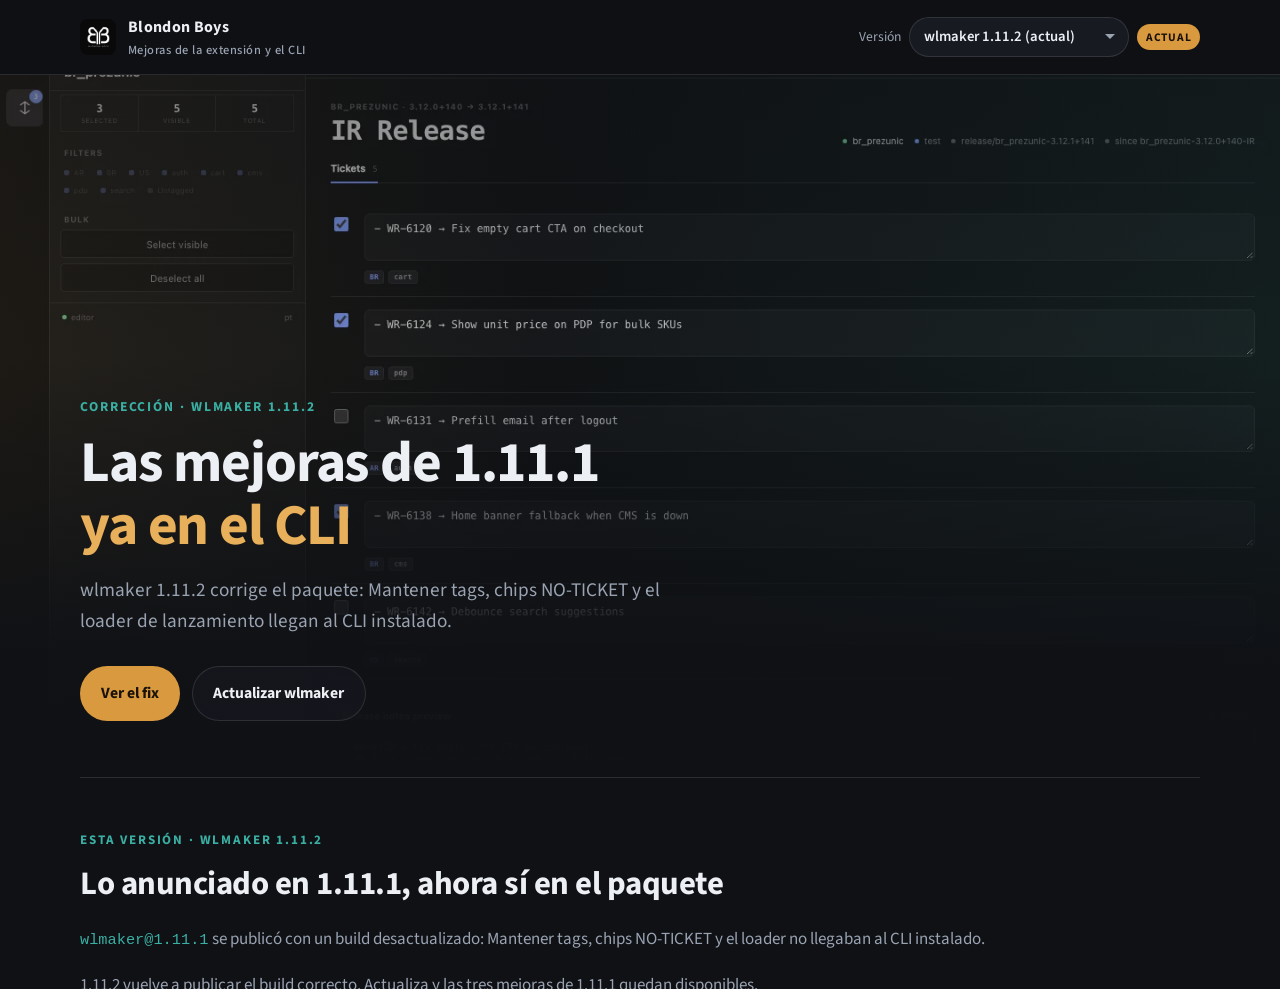
<file: docs/index.html>
<!doctype html>
<html lang="es">
<head>
  <meta charset="utf-8" />
  <title>VIBE — mejoras de la extensión y el CLI</title>
  <meta http-equiv="refresh" content="0; url=1.11.2/" />
  <link rel="canonical" href="1.11.2/" />
</head>
<body>
  <p>Ir a la <a href="1.11.2/">última versión (1.11.2)</a>.</p>
</body>
</html>
</file>
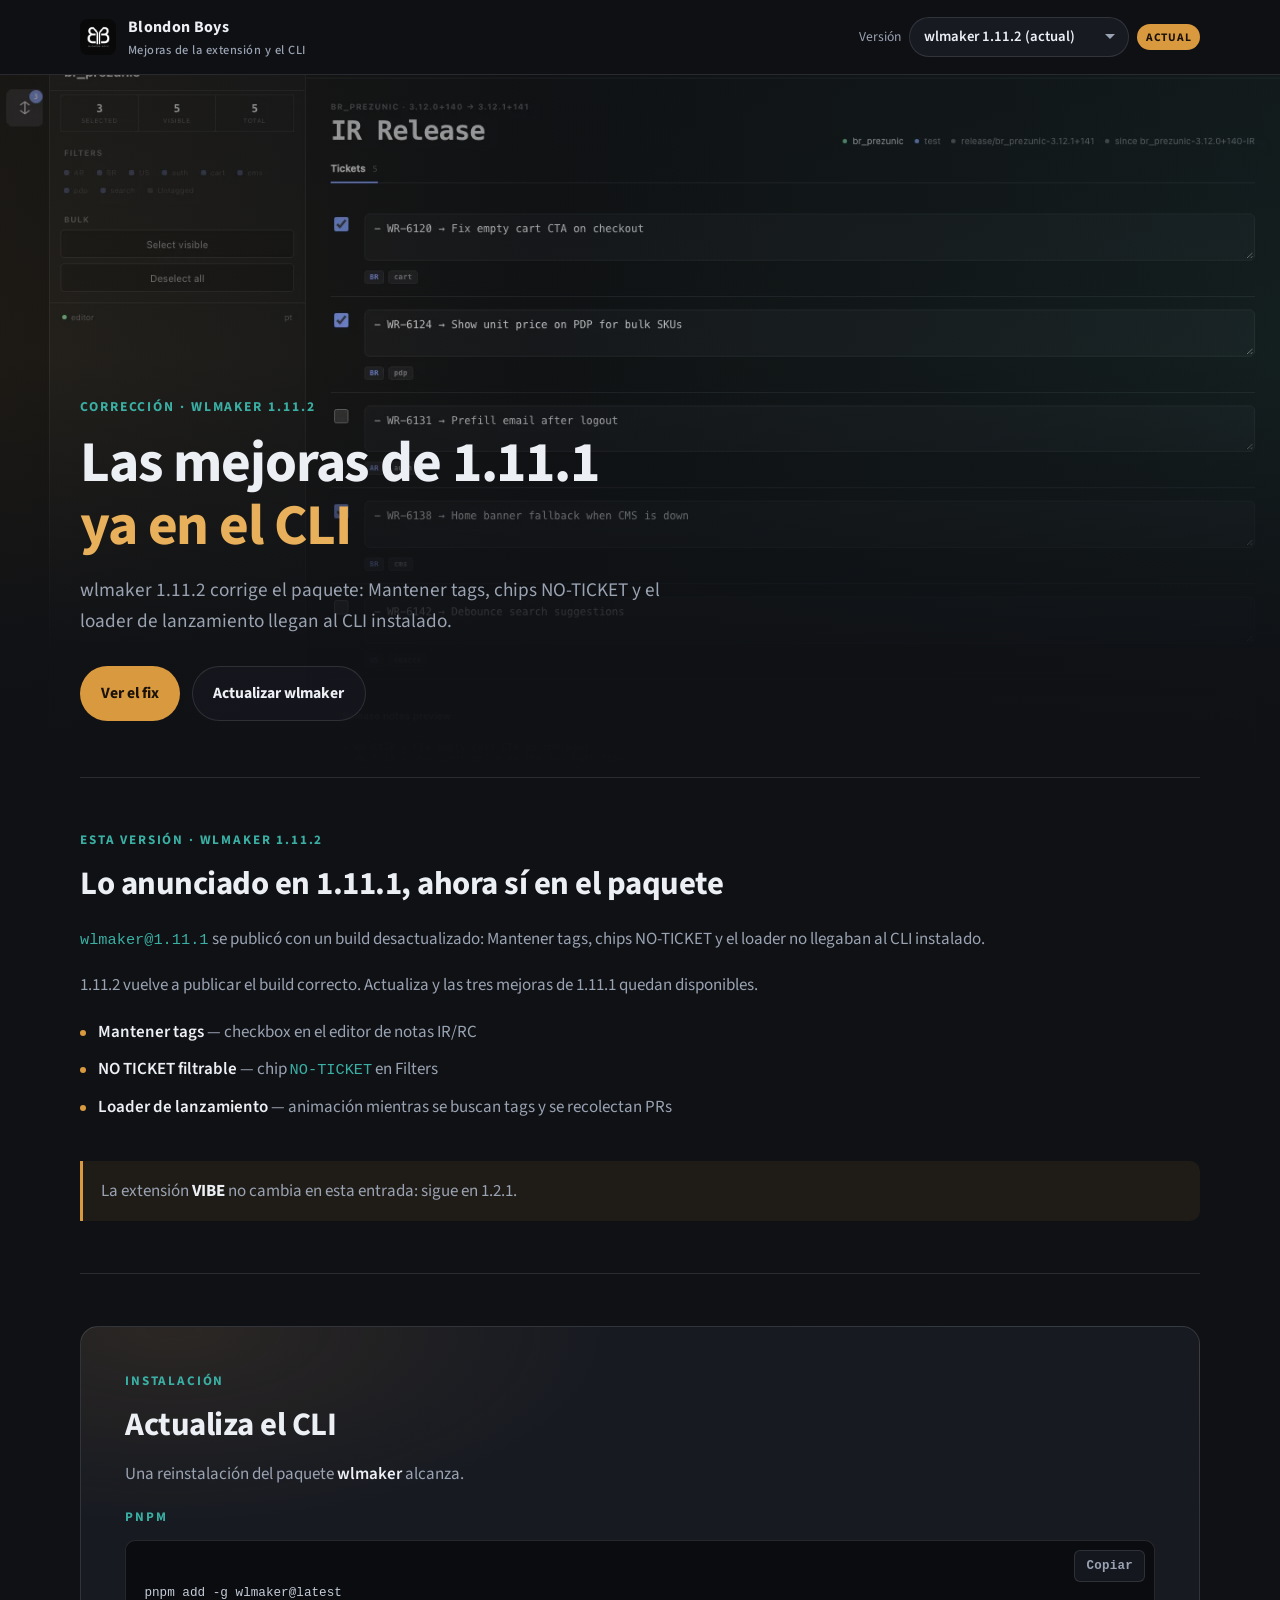
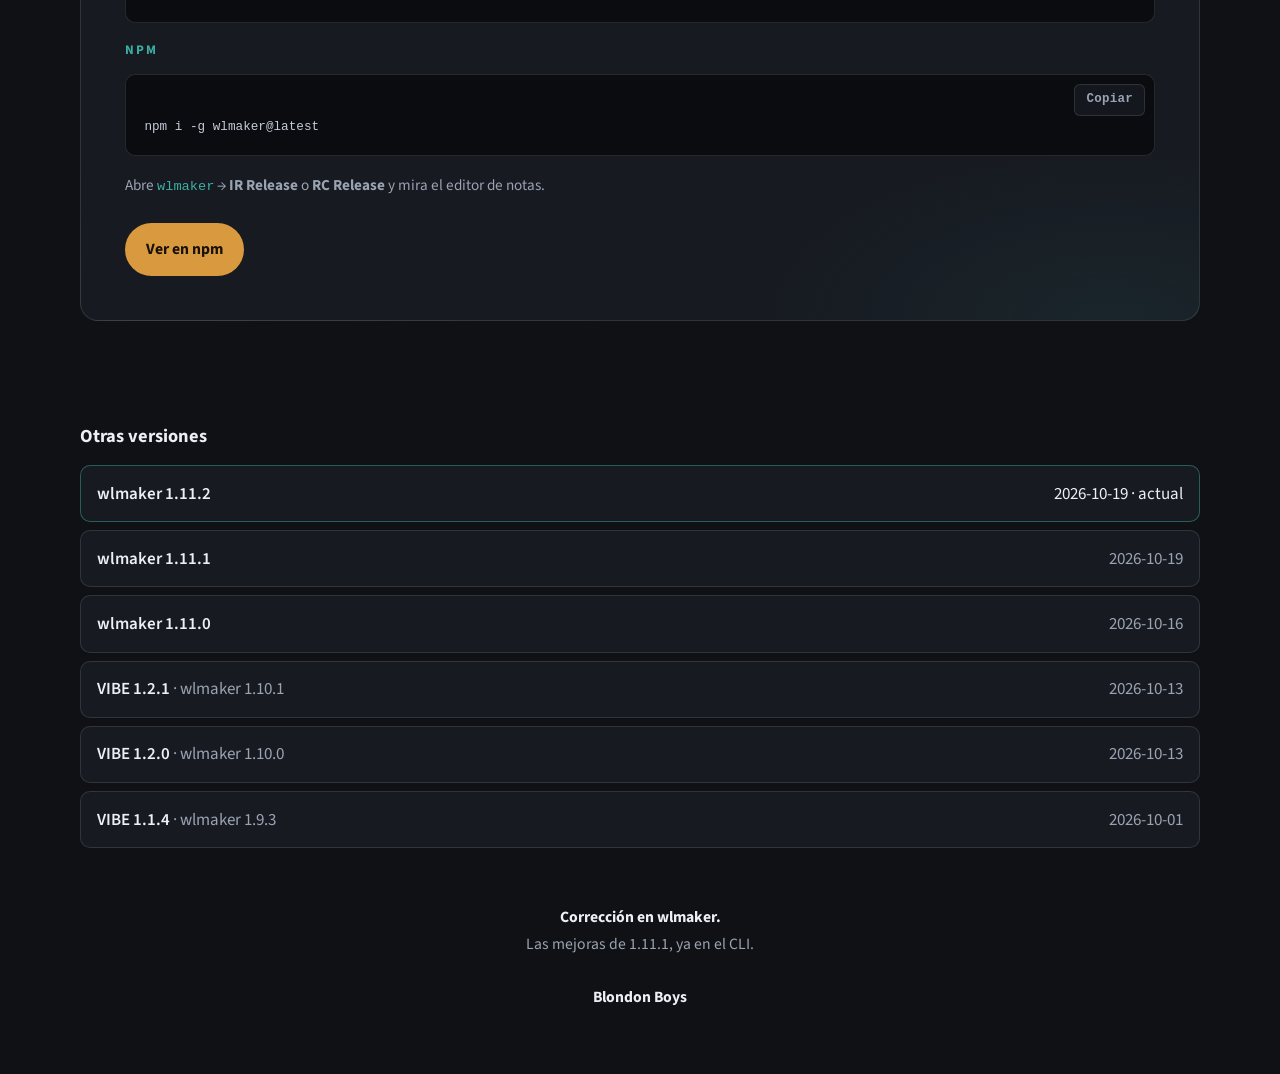
<file: docs/1.1.4/index.html>
<!DOCTYPE html>
<html lang="es">
<head>
  <meta charset="utf-8" />
  <meta name="viewport" content="width=device-width, initial-scale=1" />
  <title>VIBE · Blog de mejoras de la extensión y el CLI</title>
  <meta name="description" content="Blog de mejoras de VIBE (extensión de VS Code) y wlmaker (CLI): qué cambió en cada versión y cómo instalarlo." />
  <meta property="og:title" content="VIBE · Blog de mejoras de la extensión y el CLI" />
  <meta property="og:description" content="Qué mejoró en VIBE 1.1.4 y wlmaker 1.9.3: cumbia + Studio, Tools → Assets y distribución sin invitación." />
  <meta property="og:image" content="vibe-cumbia-studio-duo-og.jpg" />
  <link rel="preconnect" href="https://fonts.googleapis.com" />
  <link rel="preconnect" href="https://fonts.gstatic.com" crossorigin />
  <link href="https://fonts.googleapis.com/css2?family=Source+Sans+3:wght@400;500;600;700&display=swap" rel="stylesheet" />
  <link rel="stylesheet" href="styles.css" />
</head>
<body>
  <header class="site-header">
    <div class="site-header-inner">
      <a class="site-brand" href="./">
        <img id="brand-logo" src="blondon-boys-logo.webp" alt="Blondon Boys" width="36" height="36" />
        <span>
          <span id="brand-name">Blondon Boys</span>
          <small id="brand-meta">Mejoras de la extensión y el CLI</small>
        </span>
      </a>
      <div class="version-switch">
        <label for="version-select">Versión</label>
        <select id="version-select" aria-label="Elegir versión del lanzamiento"></select>
        <span id="latest-badge" class="badge-latest hidden">Actual</span>
      </div>
    </div>
  </header>

  <header class="hero" id="hero" aria-live="polite"></header>

  <main id="release-root"></main>

  <aside class="archive" aria-label="Historial de versiones">
    <h2>Otras versiones</h2>
    <ul class="archive-list" id="archive-list"></ul>
  </aside>

  <footer class="credits" id="credits"></footer>

  <script src="../data/releases.js"></script>
  <script src="app.js"></script>
</body>
</html>
</file>
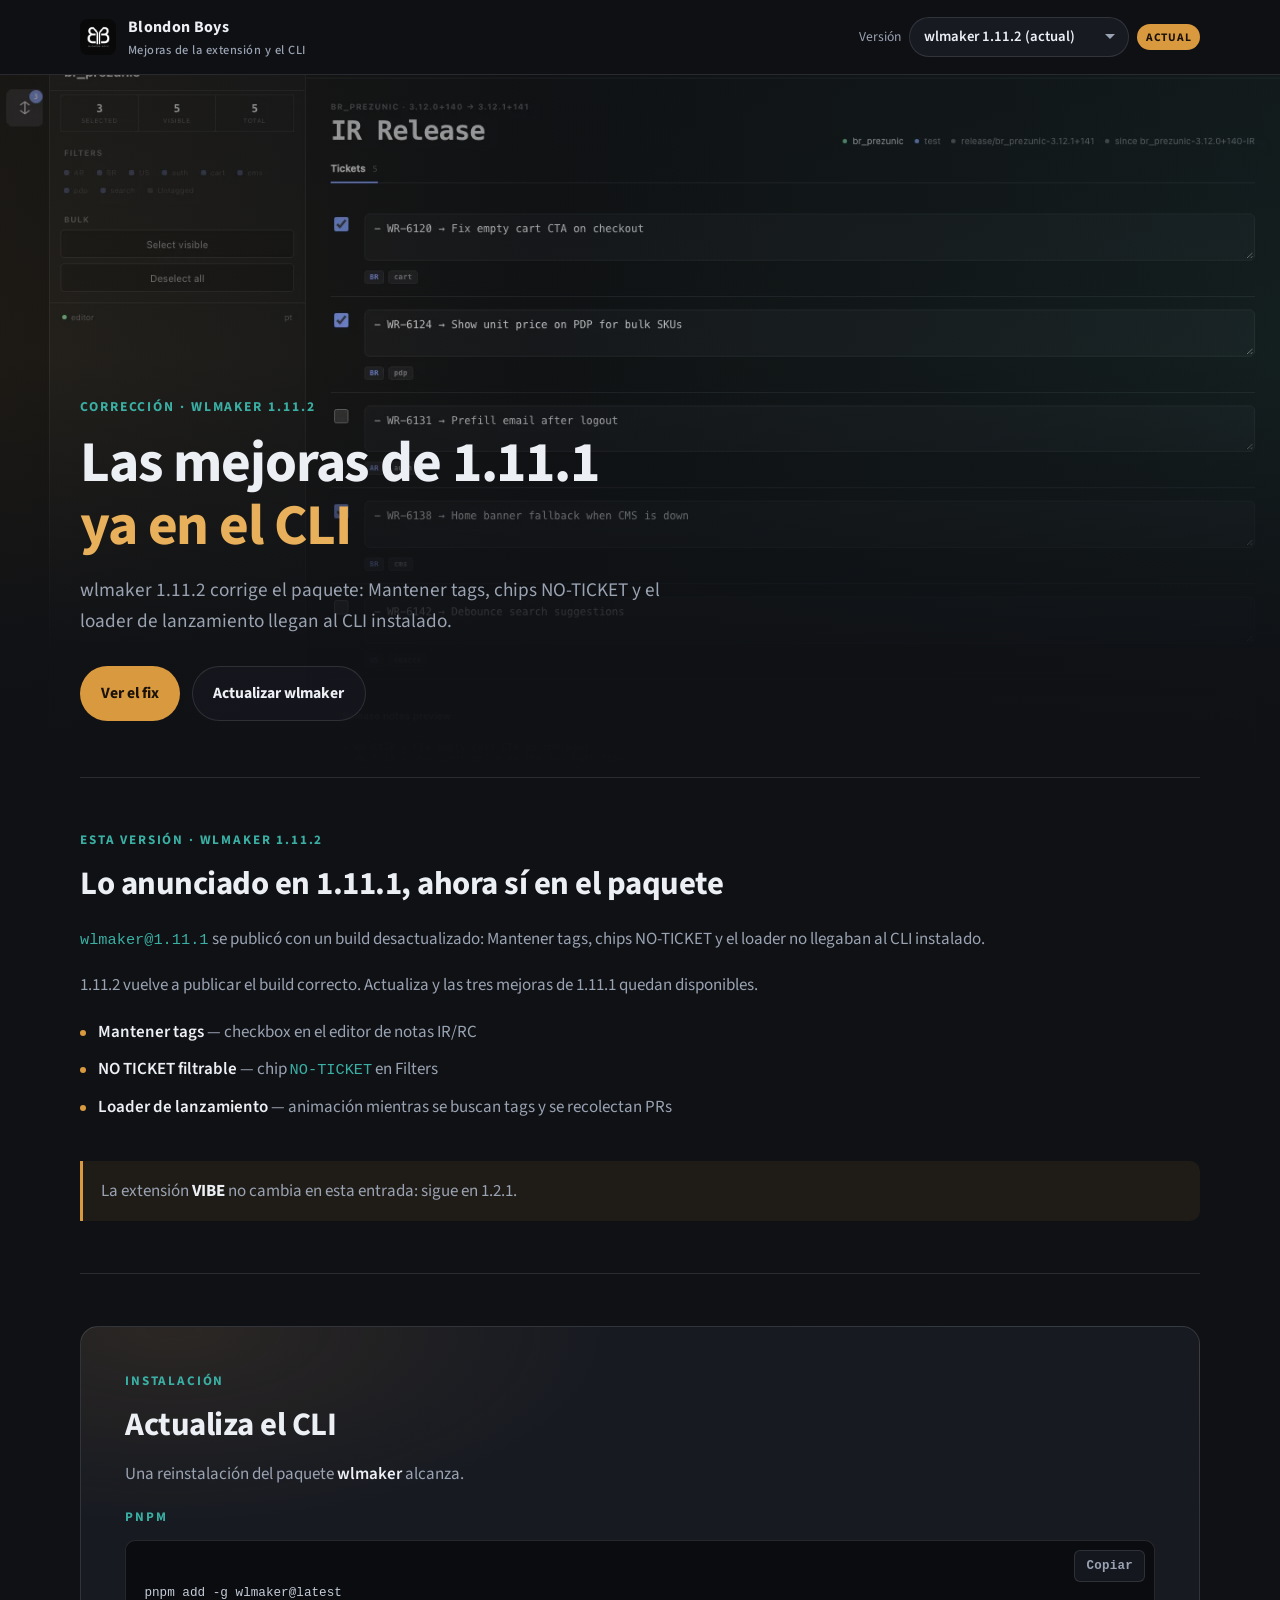
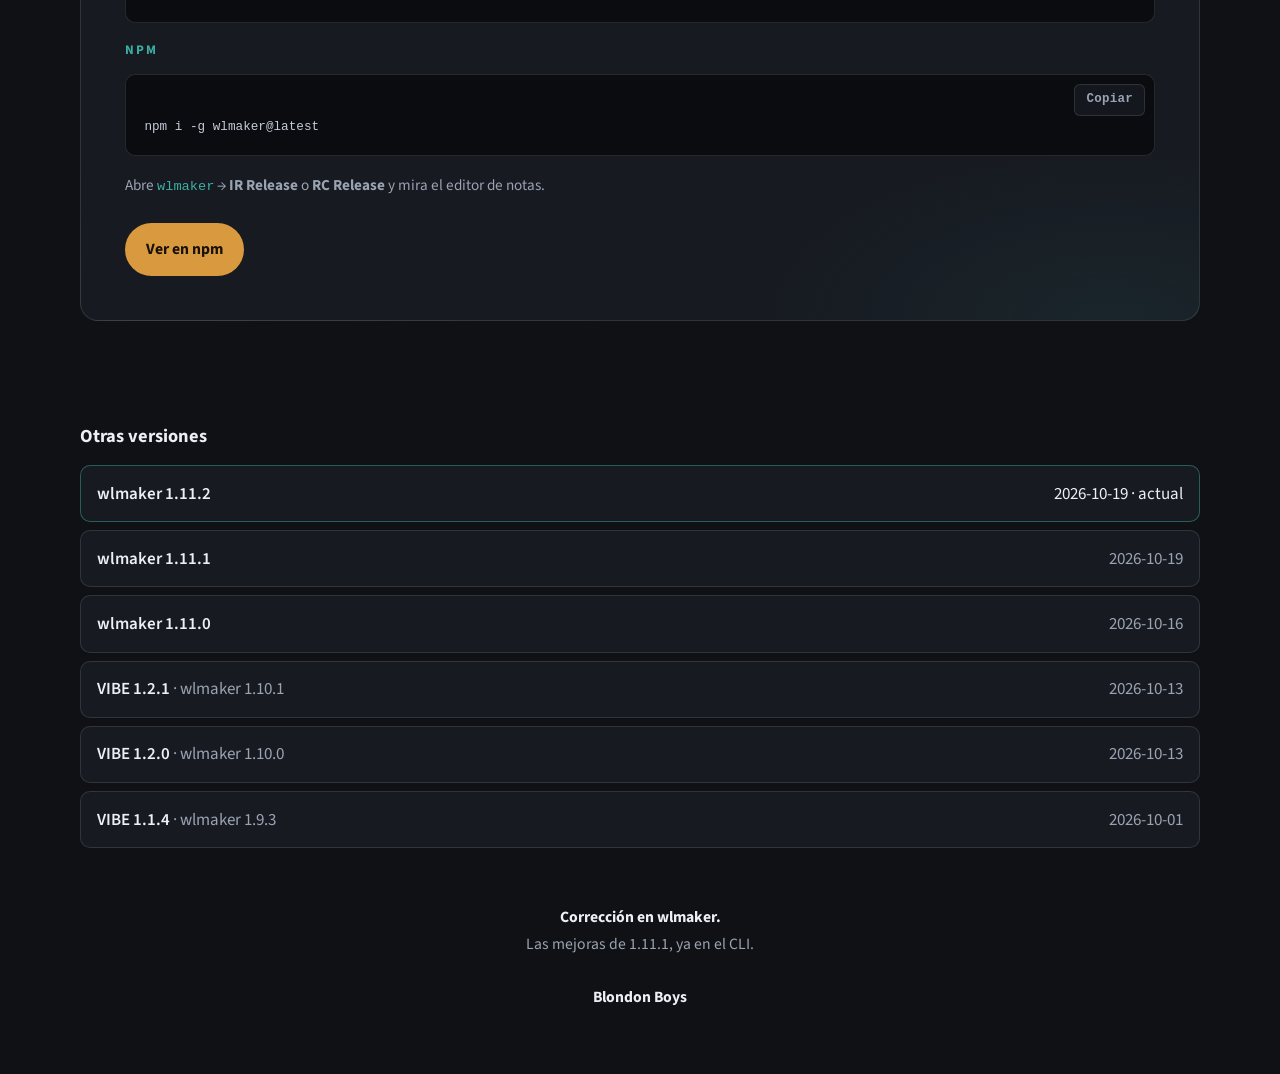
<file: docs/1.11.0/index.html>
<!DOCTYPE html>
<html lang="es">
<head>
  <meta charset="utf-8" />
  <meta name="viewport" content="width=device-width, initial-scale=1" />
  <title>wlmaker · Blog de mejoras de la extensión y el CLI</title>
  <meta name="description" content="Blog de mejoras de VIBE (extensión de VS Code) y wlmaker (CLI): qué cambió en cada versión y cómo instalarlo." />
  <meta property="og:title" content="wlmaker 1.11.0 · PR Doctor" />
  <meta property="og:description" content="wlmaker 1.11.0 suma PR Doctor: formato, análisis y tests solo de los paquetes que cambió tu rama, en lugar del monorepo completo." />
  <meta property="og:image" content="../1.2.0/vibe-1.2.0-og.jpg" />
  <link rel="preconnect" href="https://fonts.googleapis.com" />
  <link rel="preconnect" href="https://fonts.gstatic.com" crossorigin />
  <link href="https://fonts.googleapis.com/css2?family=Source+Sans+3:wght@400;500;600;700&display=swap" rel="stylesheet" />
  <link rel="stylesheet" href="styles.css" />
</head>
<body>
  <header class="site-header">
    <div class="site-header-inner">
      <a class="site-brand" href="./">
        <img id="brand-logo" src="blondon-boys-logo.webp" alt="Blondon Boys" width="36" height="36" />
        <span>
          <span id="brand-name">Blondon Boys</span>
          <small id="brand-meta">Mejoras de la extensión y el CLI</small>
        </span>
      </a>
      <div class="version-switch">
        <label for="version-select">Versión</label>
        <select id="version-select" aria-label="Elegir versión del lanzamiento"></select>
        <span id="latest-badge" class="badge-latest hidden">Actual</span>
      </div>
    </div>
  </header>

  <header class="hero" id="hero" aria-live="polite"></header>

  <main id="release-root"></main>

  <aside class="archive" aria-label="Historial de versiones">
    <h2>Otras versiones</h2>
    <ul class="archive-list" id="archive-list"></ul>
  </aside>

  <footer class="credits" id="credits"></footer>

  <script src="../data/releases.js"></script>
  <script src="app.js"></script>
</body>
</html>
</file>
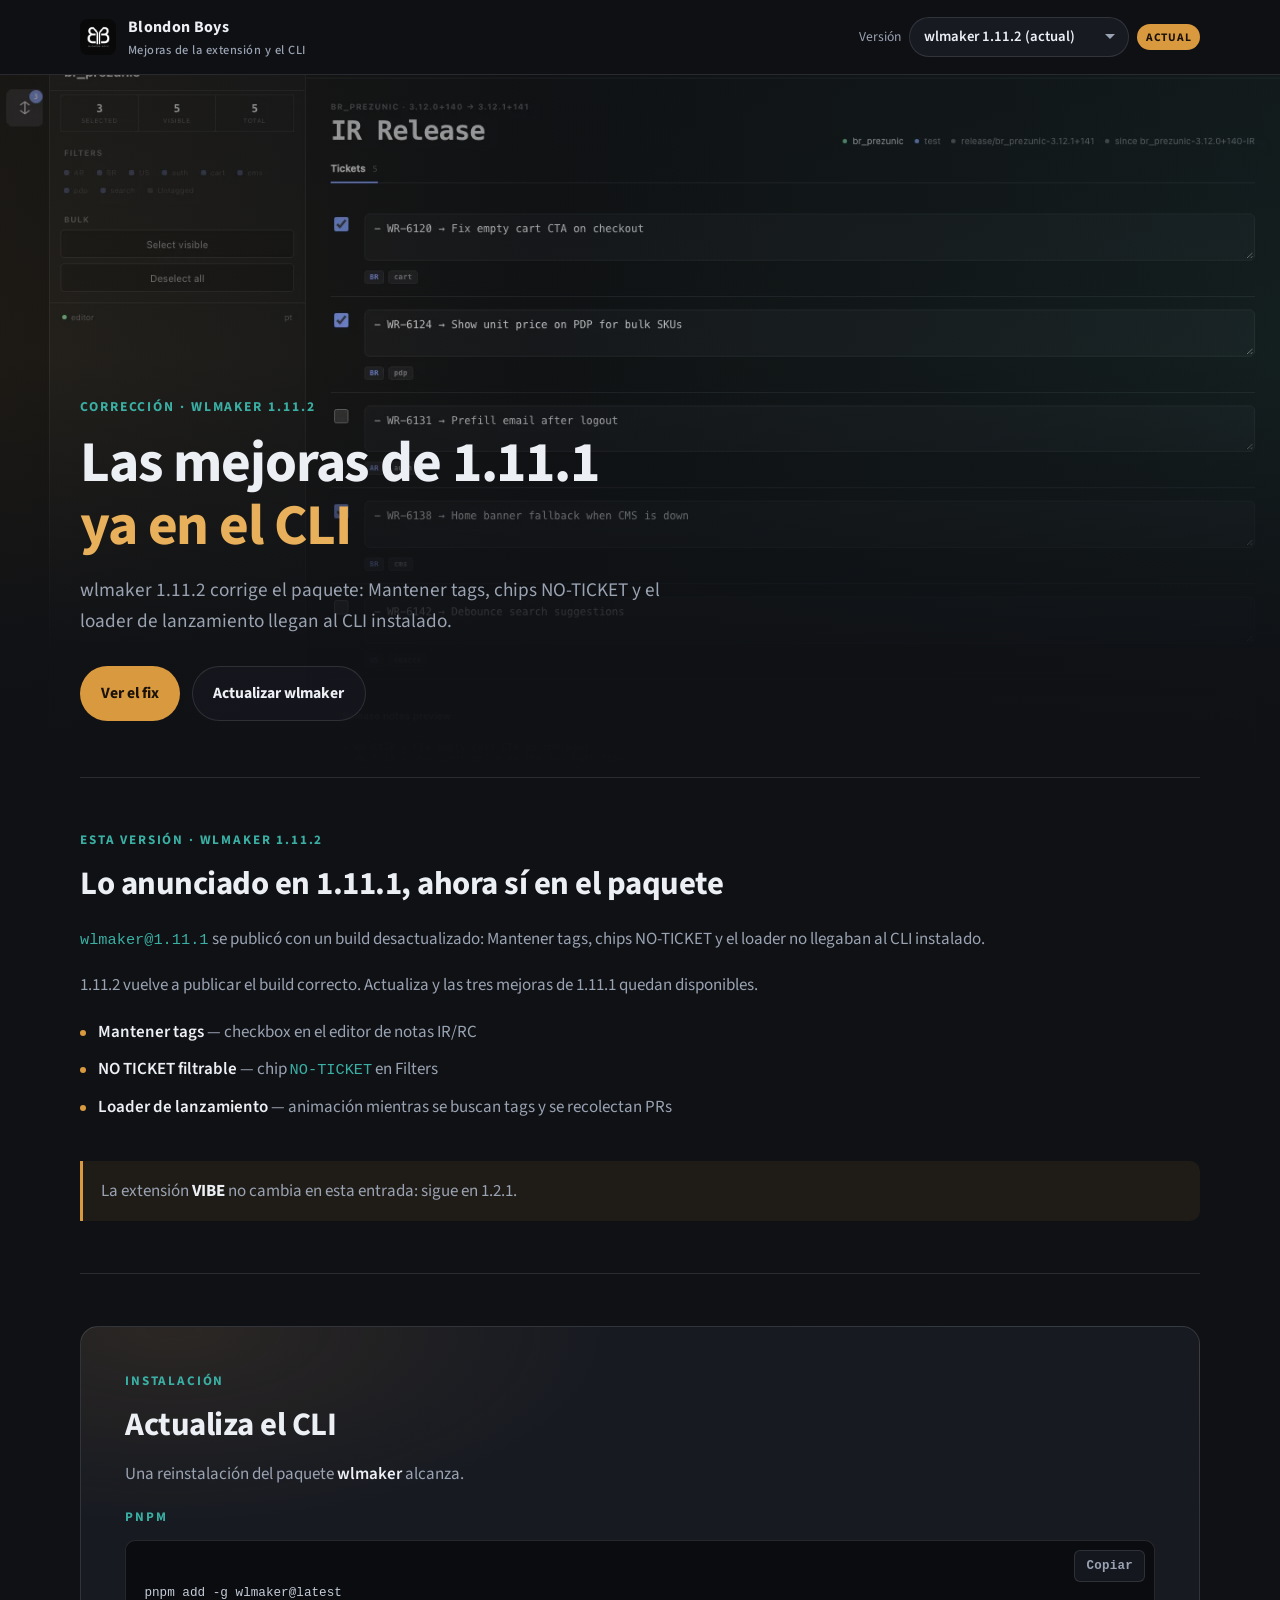
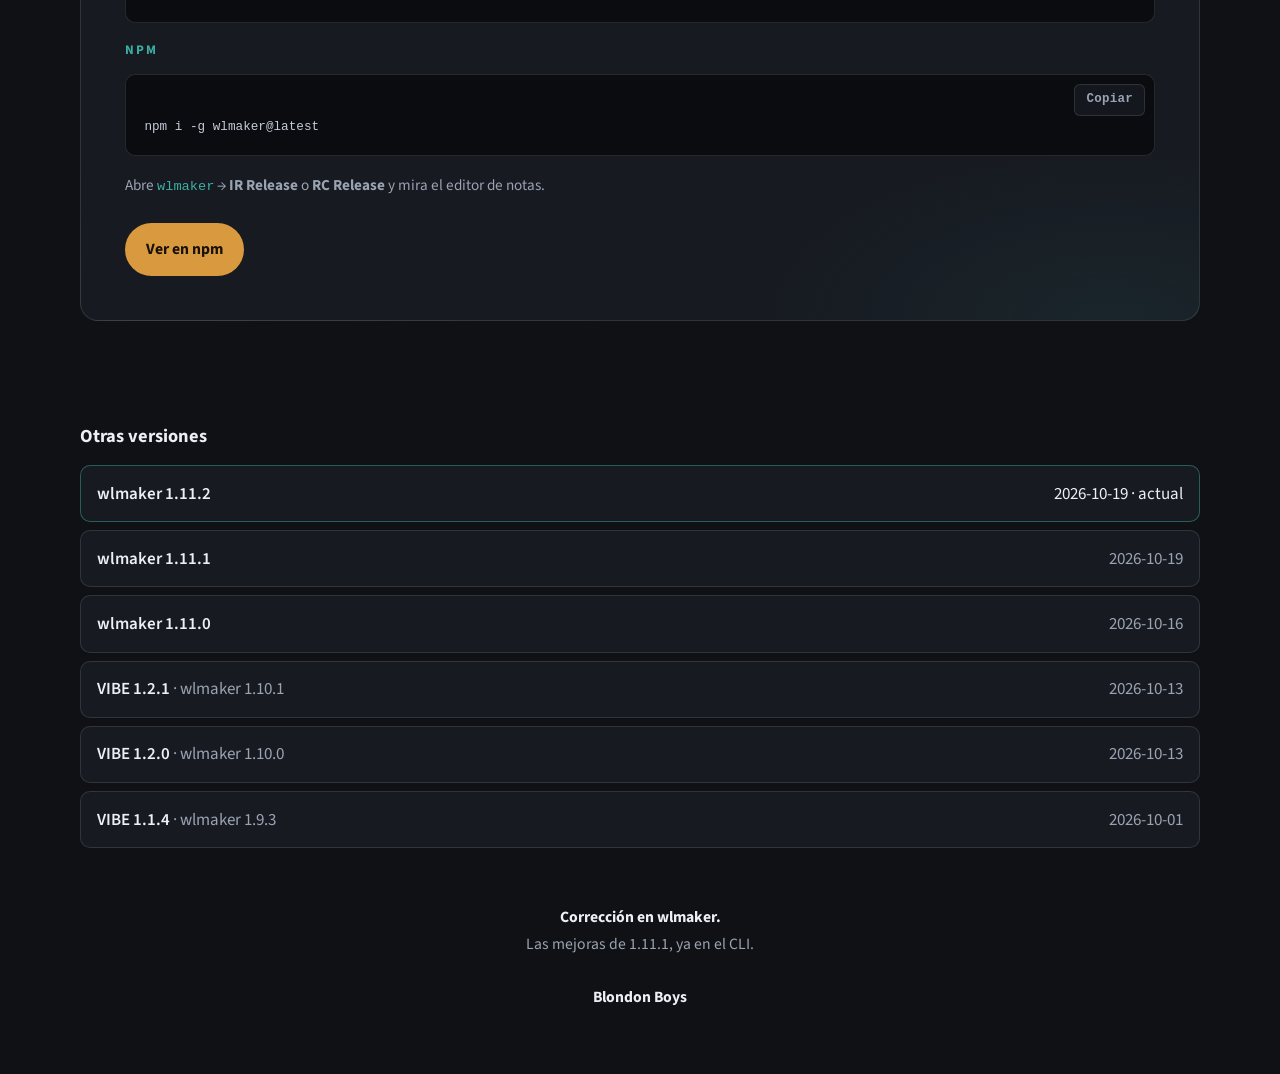
<file: docs/1.11.1/index.html>
<!DOCTYPE html>
<html lang="es">
<head>
  <meta charset="utf-8" />
  <meta name="viewport" content="width=device-width, initial-scale=1" />
  <title>wlmaker · Blog de mejoras de la extensión y el CLI</title>
  <meta name="description" content="Blog de mejoras de VIBE (extensión de VS Code) y wlmaker (CLI): qué cambió en cada versión y cómo instalarlo." />
  <meta property="og:title" content="wlmaker 1.11.1 · Notas de release a tu manera" />
  <meta property="og:description" content="wlmaker 1.11.1 pule el editor de notas IR/RC: mantén los tags en la línea final, NO TICKET pasa a ser filtro y aparece un loader mientras wlmaker espera." />
  <meta property="og:image" content="../1.2.0/shot-ir-viewer-og.jpg" />
  <link rel="preconnect" href="https://fonts.googleapis.com" />
  <link rel="preconnect" href="https://fonts.gstatic.com" crossorigin />
  <link href="https://fonts.googleapis.com/css2?family=Source+Sans+3:wght@400;500;600;700&display=swap" rel="stylesheet" />
  <link rel="stylesheet" href="styles.css" />
</head>
<body>
  <header class="site-header">
    <div class="site-header-inner">
      <a class="site-brand" href="./">
        <img id="brand-logo" src="blondon-boys-logo.webp" alt="Blondon Boys" width="36" height="36" />
        <span>
          <span id="brand-name">Blondon Boys</span>
          <small id="brand-meta">Mejoras de la extensión y el CLI</small>
        </span>
      </a>
      <div class="version-switch">
        <label for="version-select">Versión</label>
        <select id="version-select" aria-label="Elegir versión del lanzamiento"></select>
        <span id="latest-badge" class="badge-latest hidden">Actual</span>
      </div>
    </div>
  </header>

  <header class="hero" id="hero" aria-live="polite"></header>

  <main id="release-root"></main>

  <aside class="archive" aria-label="Historial de versiones">
    <h2>Otras versiones</h2>
    <ul class="archive-list" id="archive-list"></ul>
  </aside>

  <footer class="credits" id="credits"></footer>

  <script src="../data/releases.js"></script>
  <script src="app.js"></script>
</body>
</html>
</file>
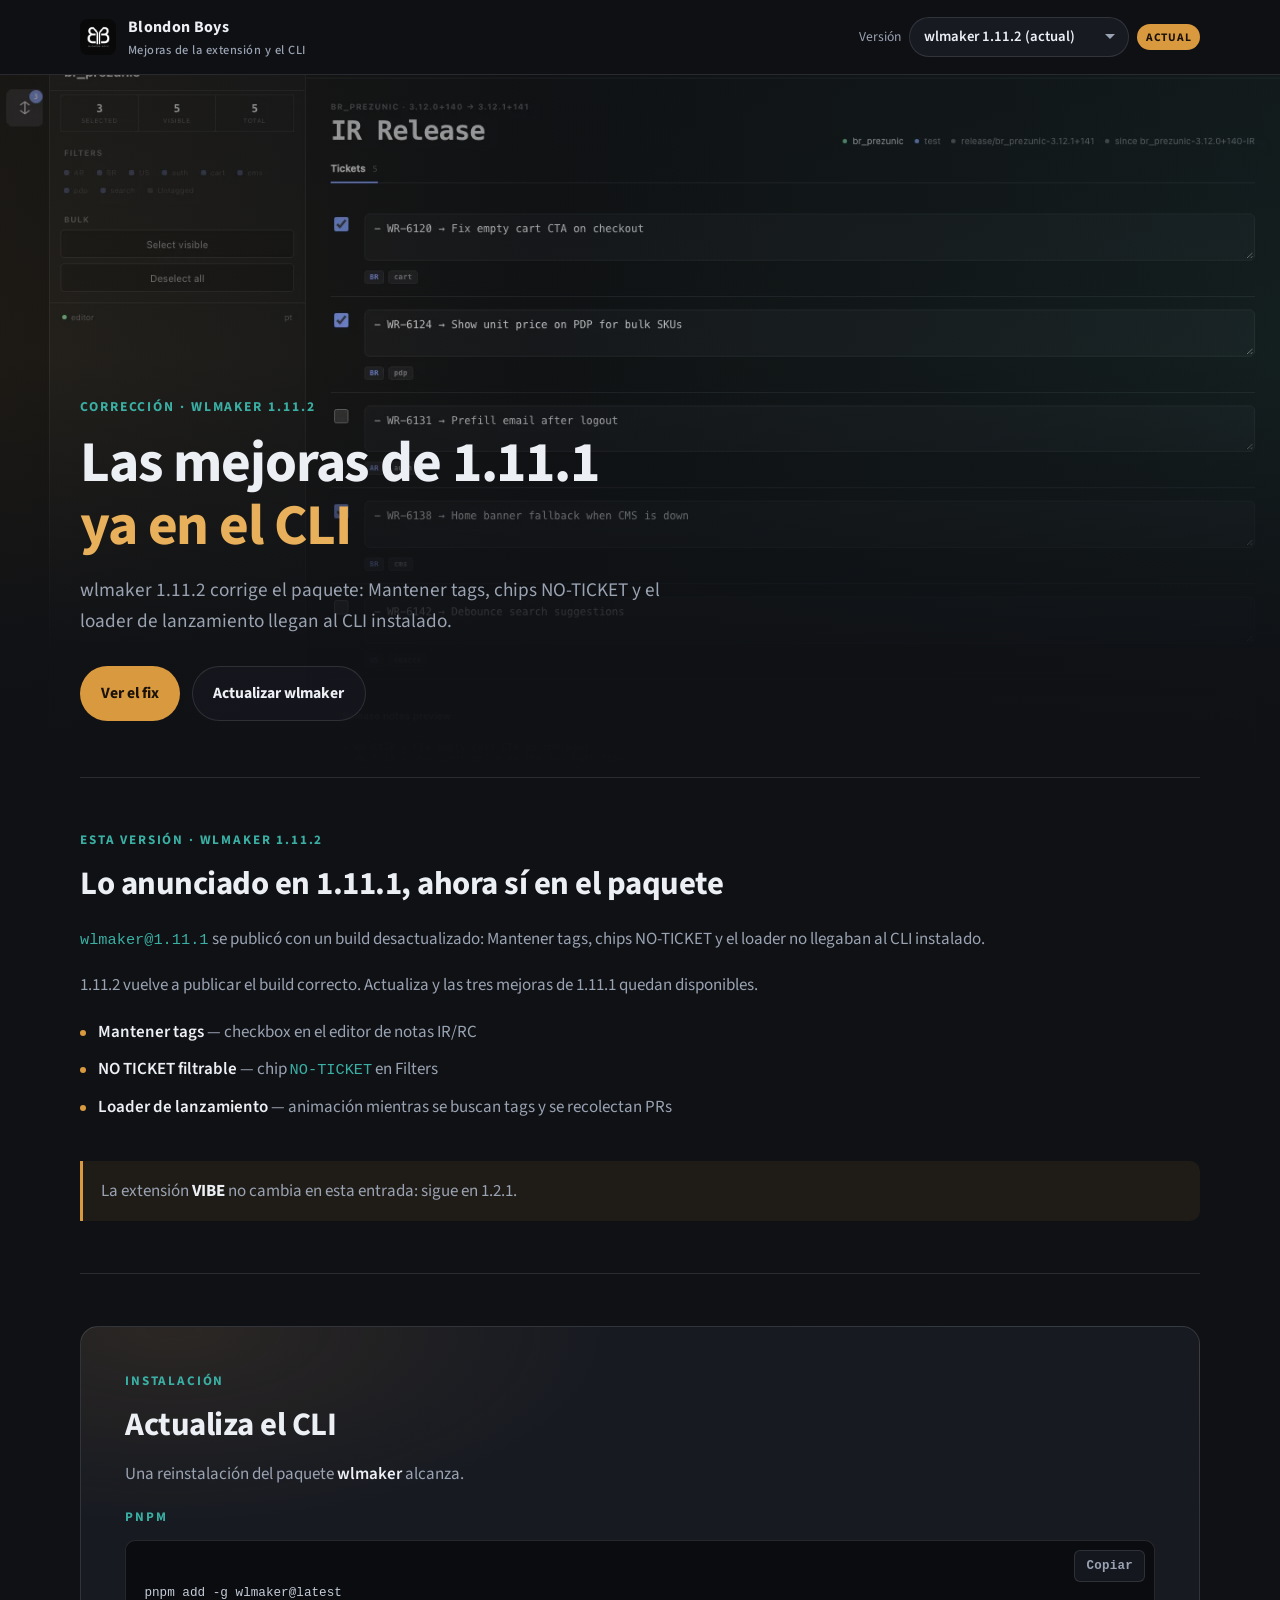
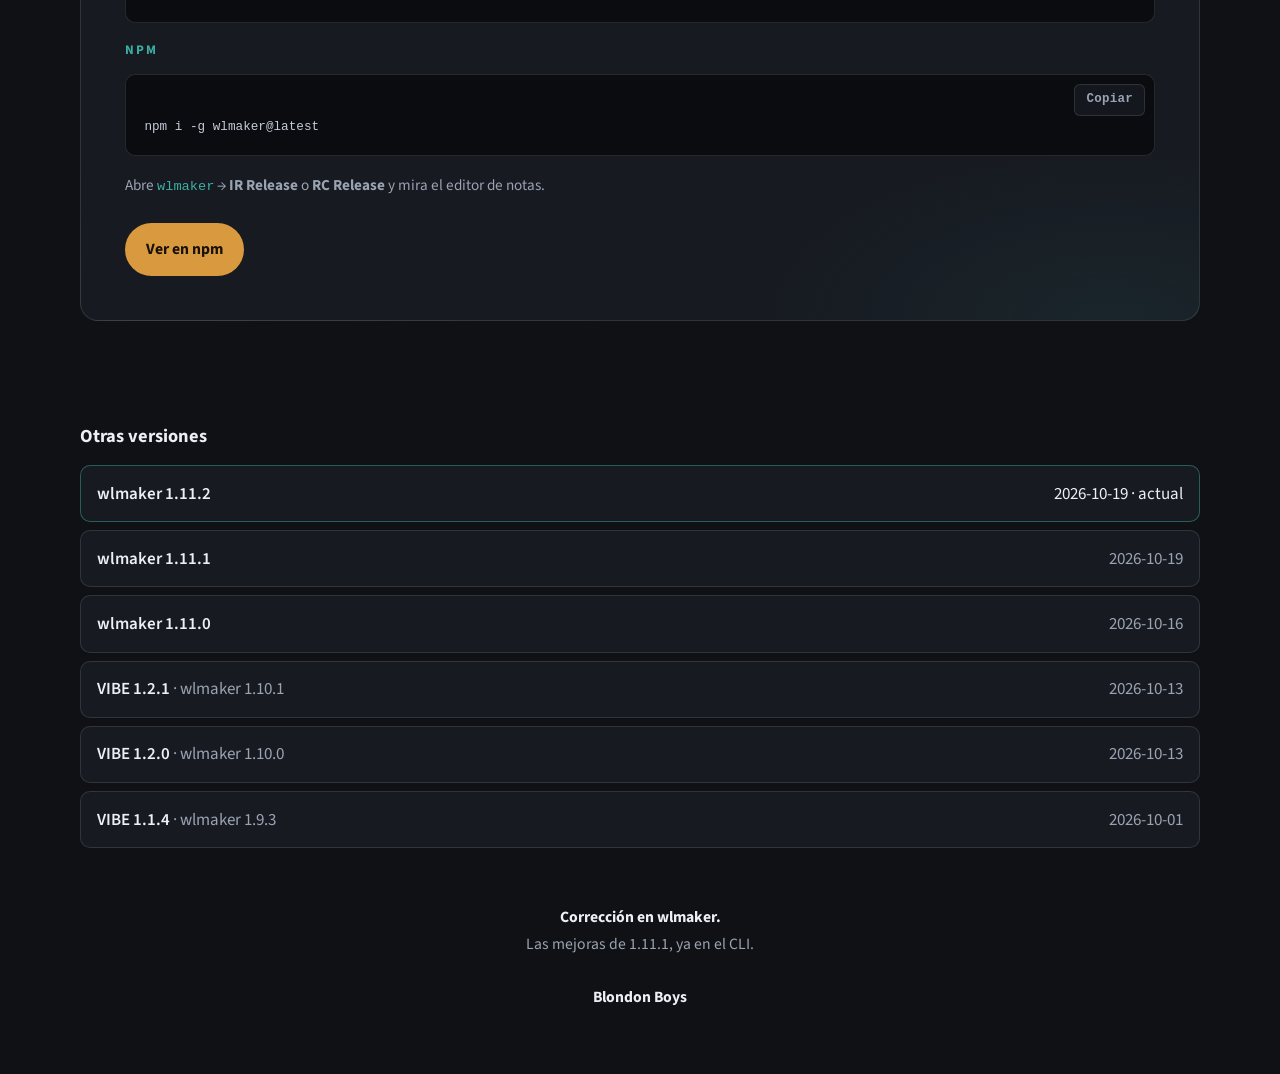
<file: docs/1.11.2/index.html>
<!DOCTYPE html>
<html lang="es">
<head>
  <meta charset="utf-8" />
  <meta name="viewport" content="width=device-width, initial-scale=1" />
  <title>wlmaker · Blog de mejoras de la extensión y el CLI</title>
  <meta name="description" content="Blog de mejoras de VIBE (extensión de VS Code) y wlmaker (CLI): qué cambió en cada versión y cómo instalarlo." />
  <meta property="og:title" content="wlmaker 1.11.2 · Las mejoras de 1.11.1, ya en el CLI" />
  <meta property="og:description" content="wlmaker 1.11.2 corrige el paquete: Mantener tags, chips NO-TICKET y el loader de lanzamiento llegan al CLI instalado." />
  <meta property="og:image" content="../1.2.0/shot-ir-viewer-og.jpg" />
  <link rel="preconnect" href="https://fonts.googleapis.com" />
  <link rel="preconnect" href="https://fonts.gstatic.com" crossorigin />
  <link href="https://fonts.googleapis.com/css2?family=Source+Sans+3:wght@400;500;600;700&display=swap" rel="stylesheet" />
  <link rel="stylesheet" href="styles.css" />
</head>
<body>
  <header class="site-header">
    <div class="site-header-inner">
      <a class="site-brand" href="./">
        <img id="brand-logo" src="blondon-boys-logo.webp" alt="Blondon Boys" width="36" height="36" />
        <span>
          <span id="brand-name">Blondon Boys</span>
          <small id="brand-meta">Mejoras de la extensión y el CLI</small>
        </span>
      </a>
      <div class="version-switch">
        <label for="version-select">Versión</label>
        <select id="version-select" aria-label="Elegir versión del lanzamiento"></select>
        <span id="latest-badge" class="badge-latest hidden">Actual</span>
      </div>
    </div>
  </header>

  <header class="hero" id="hero" aria-live="polite"></header>

  <main id="release-root"></main>

  <aside class="archive" aria-label="Historial de versiones">
    <h2>Otras versiones</h2>
    <ul class="archive-list" id="archive-list"></ul>
  </aside>

  <footer class="credits" id="credits"></footer>

  <script src="../data/releases.js"></script>
  <script src="app.js"></script>
</body>
</html>
</file>
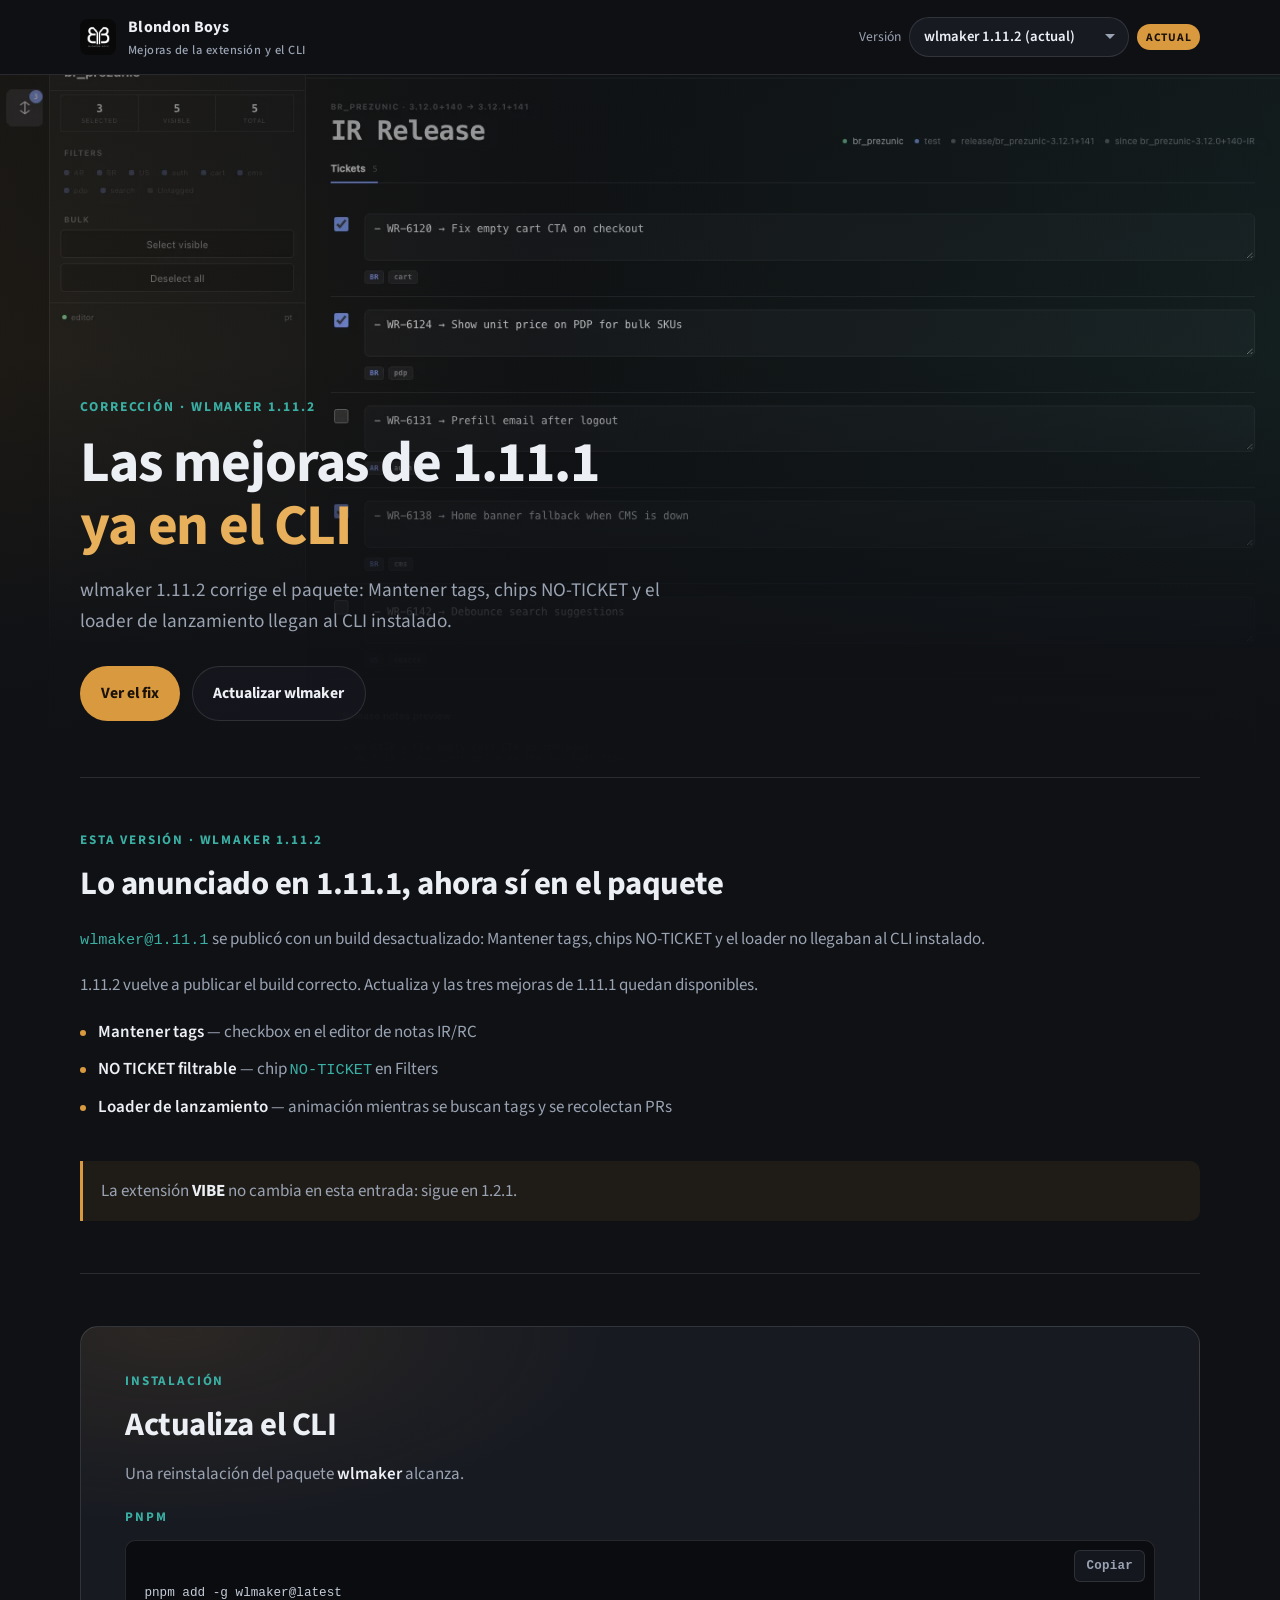
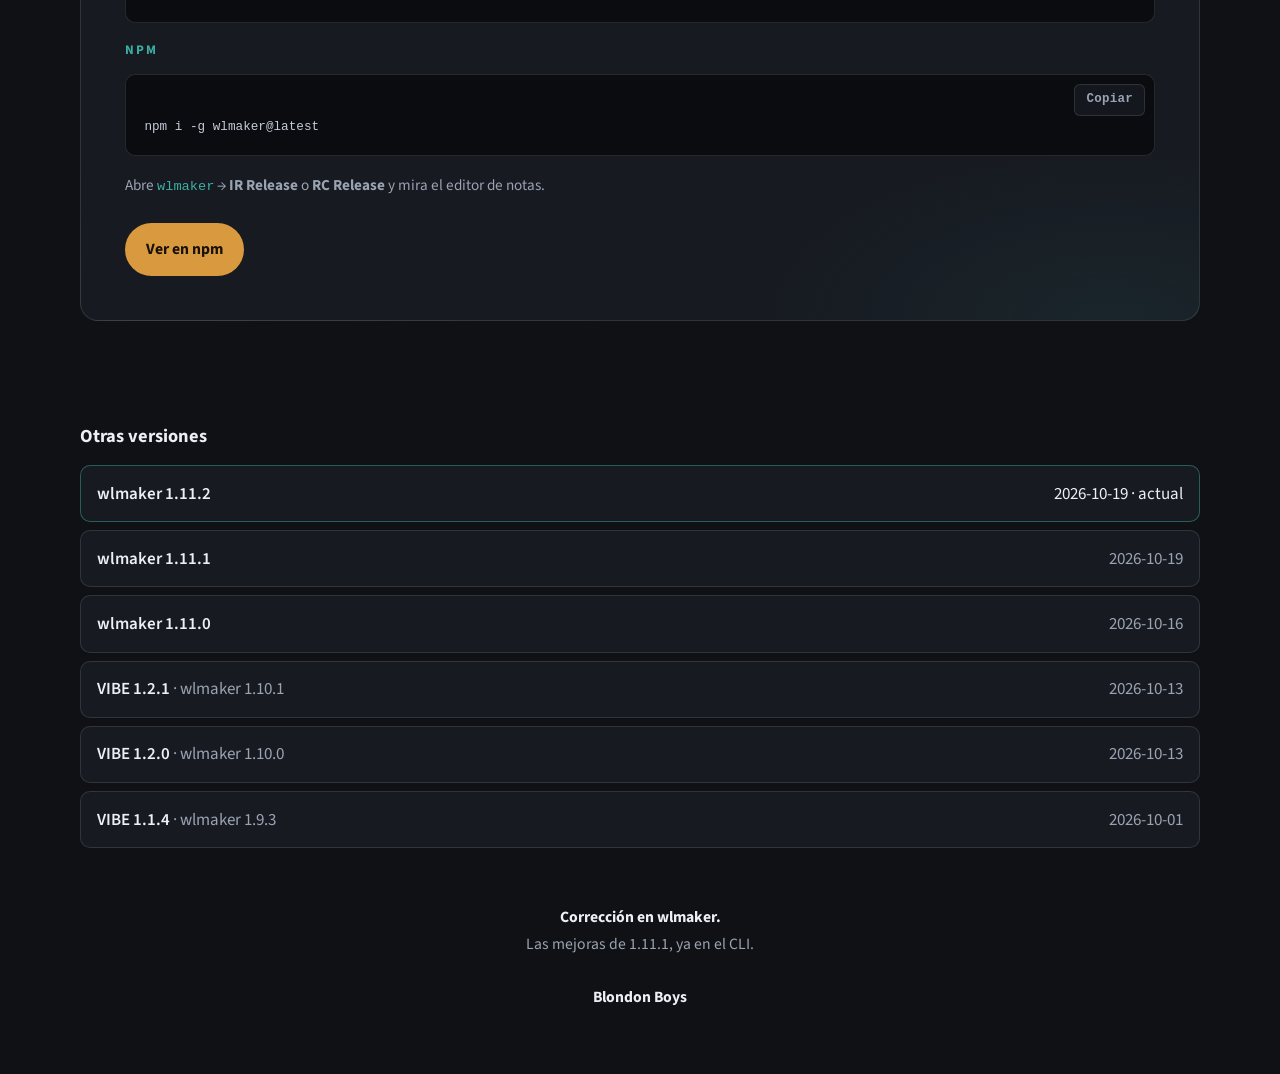
<file: docs/1.2.0/index.html>
<!DOCTYPE html>
<html lang="es">
<head>
  <meta charset="utf-8" />
  <meta name="viewport" content="width=device-width, initial-scale=1" />
  <title>VIBE · Blog de mejoras de la extensión y el CLI</title>
  <meta name="description" content="Blog de mejoras de VIBE (extensión de VS Code) y wlmaker (CLI): qué cambió en cada versión y cómo instalarlo." />
  <meta property="og:title" content="VIBE · Blog de mejoras de la extensión y el CLI" />
  <meta property="og:description" content="Qué mejoró en VIBE 1.2.0 y wlmaker 1.10.0: IR + RC Release con editor visual, filtros, traducción y tags sin vim." />
  <meta property="og:image" content="shot-ir-viewer-og.jpg" />
  <link rel="preconnect" href="https://fonts.googleapis.com" />
  <link rel="preconnect" href="https://fonts.gstatic.com" crossorigin />
  <link href="https://fonts.googleapis.com/css2?family=Source+Sans+3:wght@400;500;600;700&display=swap" rel="stylesheet" />
  <link rel="stylesheet" href="styles.css" />
</head>
<body>
  <header class="site-header">
    <div class="site-header-inner">
      <a class="site-brand" href="./">
        <img id="brand-logo" src="blondon-boys-logo.webp" alt="Blondon Boys" width="36" height="36" />
        <span>
          <span id="brand-name">Blondon Boys</span>
          <small id="brand-meta">Mejoras de la extensión y el CLI</small>
        </span>
      </a>
      <div class="version-switch">
        <label for="version-select">Versión</label>
        <select id="version-select" aria-label="Elegir versión del lanzamiento"></select>
        <span id="latest-badge" class="badge-latest hidden">Actual</span>
      </div>
    </div>
  </header>

  <header class="hero" id="hero" aria-live="polite"></header>

  <main id="release-root"></main>

  <aside class="archive" aria-label="Historial de versiones">
    <h2>Otras versiones</h2>
    <ul class="archive-list" id="archive-list"></ul>
  </aside>

  <footer class="credits" id="credits"></footer>

  <script src="../data/releases.js"></script>
  <script src="app.js"></script>
</body>
</html>
</file>
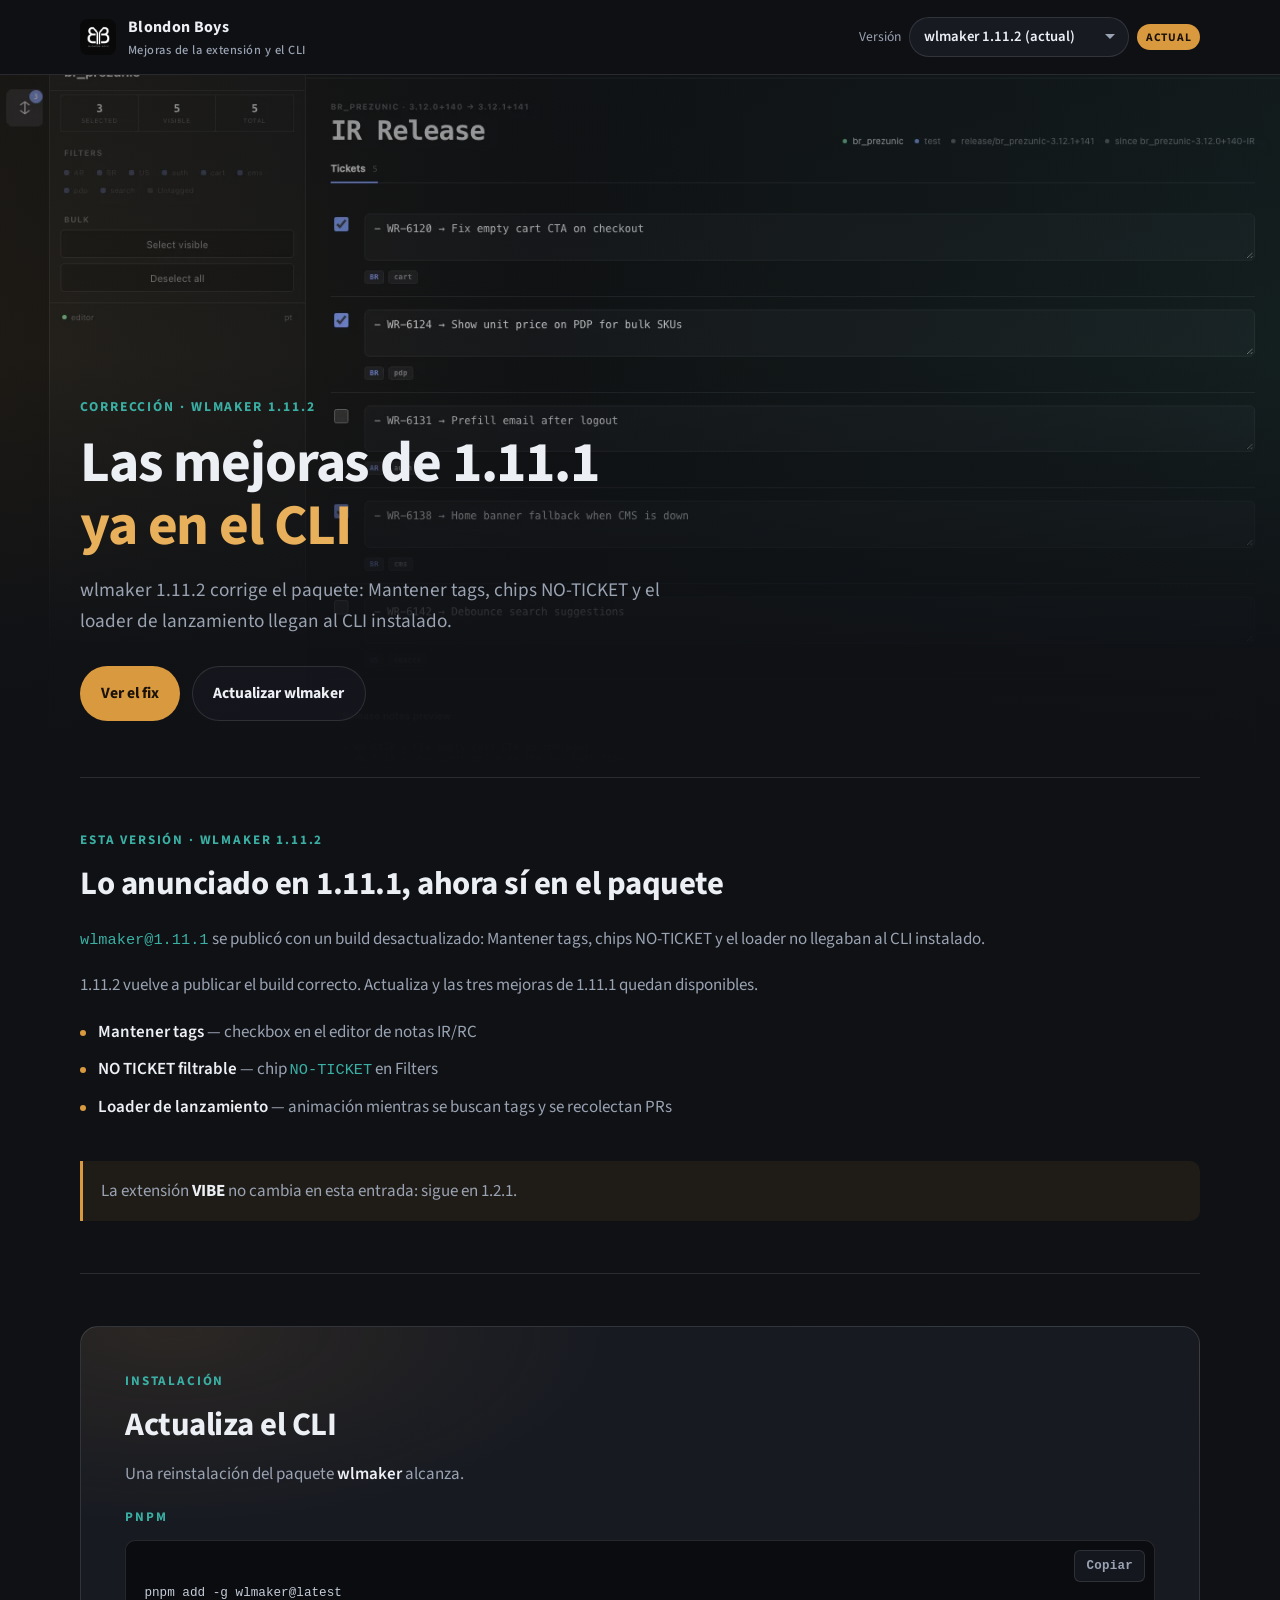
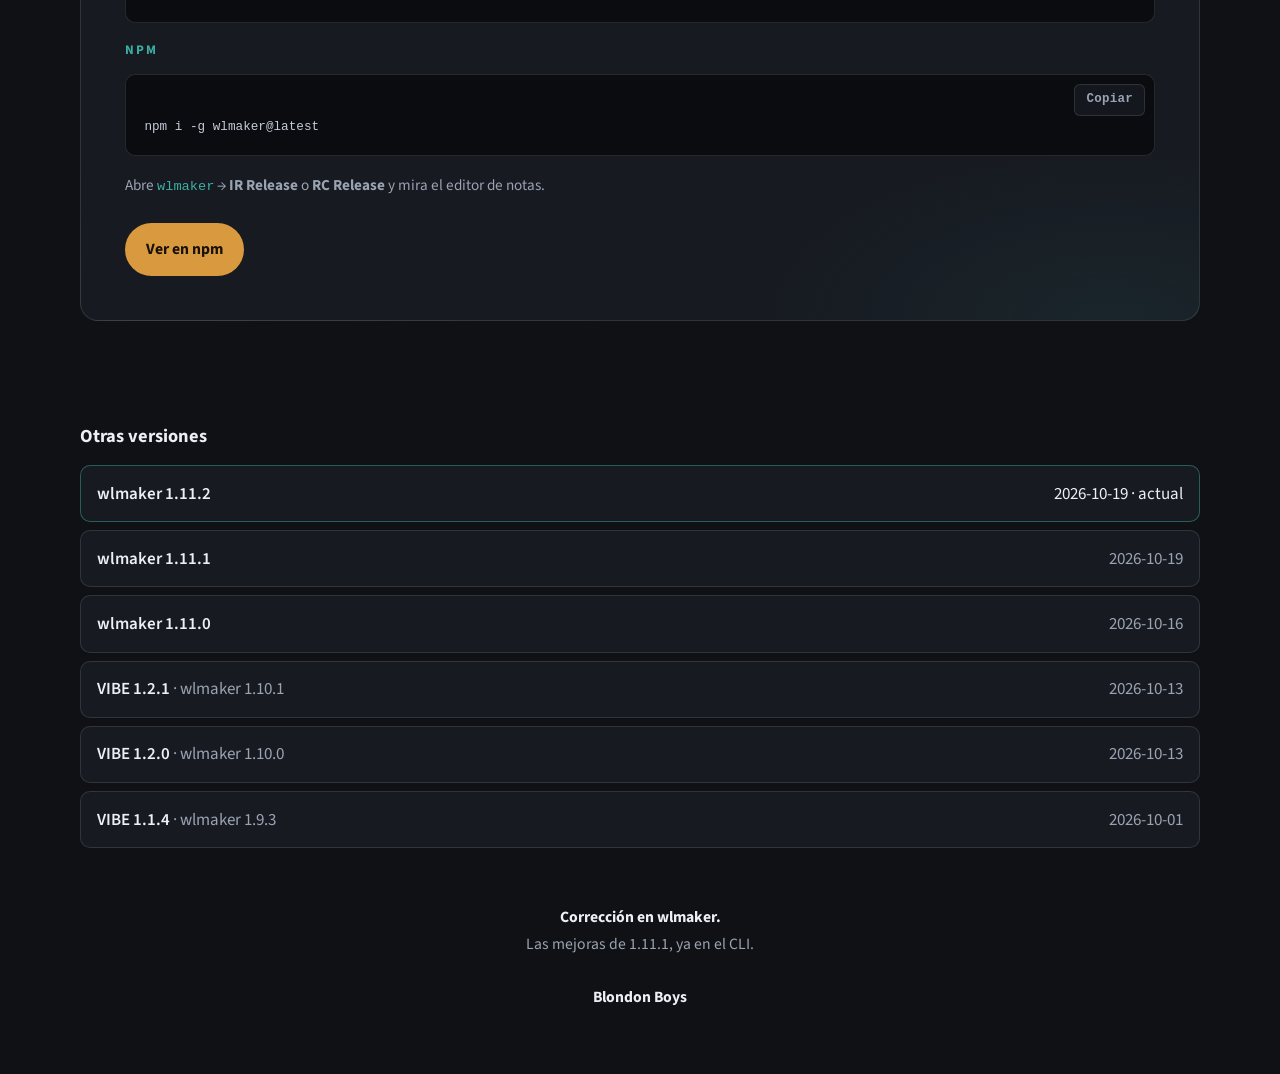
<file: docs/1.2.1/index.html>
<!DOCTYPE html>
<html lang="es">
<head>
  <meta charset="utf-8" />
  <meta name="viewport" content="width=device-width, initial-scale=1" />
  <title>VIBE · Blog de mejoras de la extensión y el CLI</title>
  <meta name="description" content="Blog de mejoras de VIBE (extensión de VS Code) y wlmaker (CLI): qué cambió en cada versión y cómo instalarlo." />
  <meta property="og:title" content="VIBE · Blog de mejoras de la extensión y el CLI" />
  <meta property="og:description" content="VIBE 1.2.1 y wlmaker 1.10.1: al publicar un tag IR/RC se pide la passphrase SSH para desbloquear el agente." />
  <meta property="og:image" content="shot-ir-viewer-og.jpg" />
  <link rel="preconnect" href="https://fonts.googleapis.com" />
  <link rel="preconnect" href="https://fonts.gstatic.com" crossorigin />
  <link href="https://fonts.googleapis.com/css2?family=Source+Sans+3:wght@400;500;600;700&display=swap" rel="stylesheet" />
  <link rel="stylesheet" href="styles.css" />
</head>
<body>
  <header class="site-header">
    <div class="site-header-inner">
      <a class="site-brand" href="./">
        <img id="brand-logo" src="blondon-boys-logo.webp" alt="Blondon Boys" width="36" height="36" />
        <span>
          <span id="brand-name">Blondon Boys</span>
          <small id="brand-meta">Mejoras de la extensión y el CLI</small>
        </span>
      </a>
      <div class="version-switch">
        <label for="version-select">Versión</label>
        <select id="version-select" aria-label="Elegir versión del lanzamiento"></select>
        <span id="latest-badge" class="badge-latest hidden">Actual</span>
      </div>
    </div>
  </header>

  <header class="hero" id="hero" aria-live="polite"></header>

  <main id="release-root"></main>

  <aside class="archive" aria-label="Historial de versiones">
    <h2>Otras versiones</h2>
    <ul class="archive-list" id="archive-list"></ul>
  </aside>

  <footer class="credits" id="credits"></footer>

  <script src="../data/releases.js"></script>
  <script src="app.js"></script>
</body>
</html>
</file>
<file: docs/1.1.4/styles.css>
/* VIBE launch — shared across versions */
:root {
  --bg: #0f1115;
  --bg-2: #171a21;
  --ink: #eceff4;
  --muted: #9aa3b2;
  --amber: #d9993f;
  --amber-hot: #e8b05a;
  --teal: #3aafa3;
  --line: rgba(236, 239, 244, 0.12);
  --max: 1120px;
  /* Ancho máximo de los bloques de texto. 100% = usa todo el ancho disponible.
     Bajalo a ~70ch si en algún momento querés líneas más cortas. */
  --measure: 100%;
  --font: "Source Sans 3", "Segoe UI", system-ui, -apple-system, sans-serif;
}

* { box-sizing: border-box; margin: 0; padding: 0; }
html { scroll-behavior: smooth; }
body {
  font-family: var(--font);
  background: var(--bg);
  color: var(--ink);
  line-height: 1.65;
  font-size: 1.0625rem;
  overflow-x: hidden;
  -webkit-font-smoothing: antialiased;
}
img { display: block; max-width: 100%; height: auto; }
a { color: inherit; text-decoration: none; }
code {
  font-family: ui-monospace, "SF Mono", Menlo, Consolas, monospace;
  font-size: 0.9em;
  color: var(--teal);
}

.site-header {
  position: sticky;
  top: 0;
  z-index: 40;
  backdrop-filter: blur(12px);
  background: rgba(15, 17, 21, 0.88);
  border-bottom: 1px solid var(--line);
}
.site-header-inner {
  width: min(var(--max), calc(100% - 2.5rem));
  margin: 0 auto;
  padding: 0.85rem 0;
  display: flex;
  align-items: center;
  justify-content: space-between;
  gap: 1rem;
  flex-wrap: wrap;
}
.site-brand {
  display: flex;
  align-items: center;
  gap: 0.75rem;
  font-weight: 700;
  font-size: 1rem;
  letter-spacing: 0.02em;
}
.site-brand img {
  width: 36px;
  height: 36px;
  border-radius: 8px;
}
.site-brand small {
  display: block;
  font-weight: 500;
  font-size: 0.78rem;
  color: var(--muted);
  letter-spacing: 0.04em;
}

.version-switch {
  display: flex;
  align-items: center;
  gap: 0.5rem;
  flex-wrap: wrap;
}
.version-switch label {
  font-size: 0.85rem;
  color: var(--muted);
}
.version-switch select {
  appearance: none;
  background: var(--bg-2);
  color: var(--ink);
  border: 1px solid var(--line);
  border-radius: 999px;
  padding: 0.45rem 2rem 0.45rem 0.9rem;
  font: inherit;
  font-size: 0.92rem;
  font-weight: 600;
  cursor: pointer;
  background-image: url("data:image/svg+xml,%3Csvg xmlns='http://www.w3.org/2000/svg' width='12' height='8' viewBox='0 0 12 8'%3E%3Cpath fill='%239aa3b2' d='M1 1l5 5 5-5'/%3E%3C/svg%3E");
  background-repeat: no-repeat;
  background-position: right 0.75rem center;
}
.version-switch select:focus {
  outline: 2px solid var(--teal);
  outline-offset: 2px;
}
.badge-latest {
  font-size: 0.72rem;
  font-weight: 700;
  letter-spacing: 0.06em;
  text-transform: uppercase;
  color: #1a1208;
  background: var(--amber);
  border-radius: 999px;
  padding: 0.2rem 0.55rem;
}

.hero {
  position: relative;
  min-height: 88vh;
  min-height: 88dvh;
  display: grid;
  align-items: end;
  isolation: isolate;
}
.hero-media {
  position: absolute;
  inset: 0;
  z-index: -2;
  overflow: hidden;
}
.hero-media img {
  width: 100%;
  height: 100%;
  object-fit: cover;
  object-position: center 42%;
}
.hero-veil {
  position: absolute;
  inset: 0;
  z-index: -1;
  background:
    linear-gradient(180deg, rgba(15,17,21,0.45) 0%, rgba(15,17,21,0.2) 40%, rgba(15,17,21,0.95) 82%, var(--bg) 100%),
    linear-gradient(90deg, rgba(217,153,63,0.1), transparent 42%, rgba(58,175,163,0.1));
}
.hero-inner {
  width: min(var(--max), calc(100% - 2.5rem));
  margin: 0 auto;
  padding: 0 0 3.5rem;
}
.hero-kicker {
  font-size: 0.85rem;
  font-weight: 700;
  letter-spacing: 0.14em;
  text-transform: uppercase;
  color: var(--teal);
  margin-bottom: 0.85rem;
}
.hero h1 {
  font-weight: 700;
  font-size: clamp(2.2rem, 6vw, 3.6rem);
  line-height: 1.1;
  letter-spacing: -0.02em;
  max-width: 22ch;
  margin-bottom: 1rem;
}
.hero h1 em {
  font-style: normal;
  color: var(--amber-hot);
}
.hero-lead {
  font-size: clamp(1.05rem, 2vw, 1.2rem);
  color: var(--muted);
  max-width: 60ch;
  margin-bottom: 1.75rem;
  font-weight: 400;
}
.cta-row {
  display: flex;
  flex-wrap: wrap;
  gap: 0.75rem;
}
.btn {
  display: inline-flex;
  align-items: center;
  justify-content: center;
  padding: 0.85rem 1.3rem;
  border-radius: 999px;
  font-weight: 700;
  font-size: 0.98rem;
  transition: transform 0.15s ease, background 0.15s ease, border-color 0.15s ease, color 0.15s ease;
}
.btn:hover { transform: translateY(-1px); }
.btn-primary {
  background: var(--amber);
  color: #1a1208;
}
.btn-primary:hover { background: var(--amber-hot); }
.btn-ghost {
  border: 1px solid var(--line);
  background: rgba(23, 26, 33, 0.65);
  color: var(--ink);
}
.btn-ghost:hover { border-color: var(--teal); color: var(--teal); }

#release-root section {
  width: min(var(--max), calc(100% - 2.5rem));
  margin: 0 auto;
  padding: 3.25rem 0;
  border-top: 1px solid var(--line);
}
/* Sin margen colgando al final de cada sección: sumado al padding de la
   siguiente, era lo que producía los huecos de ~200px. */
.section-body > *:last-child { margin-bottom: 0; }
.section-kicker {
  font-size: 0.82rem;
  font-weight: 700;
  letter-spacing: 0.14em;
  text-transform: uppercase;
  color: var(--teal);
  margin-bottom: 0.75rem;
}
.section-title {
  font-weight: 700;
  font-size: clamp(1.6rem, 3.2vw, 2.05rem);
  letter-spacing: -0.015em;
  line-height: 1.2;
  margin-bottom: 1rem;
}

/* Una sola columna: el título arriba y el contenido a todo el ancho.
   (Las dos columnas dejaban la izquierda casi vacía y el texto corto a la
   derecha; el ancho se controla con --measure.) */
.release-section { display: block; }
.section-head { margin-bottom: 1.35rem; }
.section-head .section-title { margin-bottom: 0; }
.section-body { min-width: 0; }
.section-copy {
  color: var(--muted);
  max-width: var(--measure);
  margin-bottom: 1.15rem;
}
.section-copy strong { color: var(--ink); font-weight: 600; }
.section-copy a,
.bullets a {
  color: var(--teal);
  text-decoration: underline;
  text-underline-offset: 3px;
}

.bullets {
  list-style: none;
  margin: 0 0 2.5rem;
  max-width: var(--measure);
  display: grid;
  gap: 0.6rem;
}
.bullets li {
  position: relative;
  padding-left: 1.1rem;
  color: var(--muted);
}
.bullets li::before {
  content: "";
  position: absolute;
  left: 0;
  top: 0.7em;
  width: 6px;
  height: 6px;
  border-radius: 50%;
  background: var(--amber);
}
.bullets strong { color: var(--ink); font-weight: 600; }

.doors {
  display: grid;
  grid-template-columns: 1fr 1fr;
  gap: 1.5rem;
  margin-top: 2rem;
}
@media (max-width: 760px) {
  .doors { grid-template-columns: 1fr; }
}
.door {
  position: relative;
  overflow: hidden;
  border-radius: 14px;
  border: 1px solid var(--line);
  background: var(--bg-2);
  min-height: 260px;
  isolation: isolate;
  transition: border-color 0.2s ease, transform 0.2s ease;
}
.door:hover { transform: translateY(-3px); }
.door:nth-child(1):hover { border-color: rgba(217,153,63,0.5); }
.door:nth-child(2):hover { border-color: rgba(58,175,163,0.5); }
.door img {
  width: 100%;
  height: 100%;
  min-height: 260px;
  object-fit: cover;
  opacity: 0.92;
  transition: transform 0.5s ease;
}
.door:hover img { transform: scale(1.03); }
.door-label {
  position: absolute;
  left: 1.15rem;
  bottom: 1.15rem;
  z-index: 1;
  font-weight: 700;
  font-size: clamp(1.4rem, 2.5vw, 1.85rem);
  text-shadow: 0 6px 20px rgba(0,0,0,0.7);
}
.door-sub {
  display: block;
  font-size: 0.9rem;
  font-weight: 500;
  opacity: 0.9;
  margin-top: 0.2rem;
}
.door:nth-child(1) .door-label { color: var(--amber-hot); }
.door:nth-child(2) .door-label { color: var(--teal); }
.door::after {
  content: "";
  position: absolute;
  inset: 0;
  background: linear-gradient(180deg, transparent 38%, rgba(15,17,21,0.88) 100%);
}

figure.shot {
  margin: 0 0 2.75rem;
  border-radius: 14px;
  border: 1px solid var(--line);
  overflow: hidden;
  background: #000;
}
figure.shot:last-child { margin-bottom: 0; }
figure.shot img { width: 100%; }
figure.shot figcaption {
  padding: 0.95rem 1.1rem 1.1rem;
  background: var(--bg-2);
  border-top: 1px solid var(--line);
  color: var(--muted);
  font-size: 0.95rem;
}
.shot-grid {
  display: grid;
  grid-template-columns: 1fr 1fr;
  gap: 1.5rem;
  margin-bottom: 2.75rem;
}
.shot-grid figure.shot { margin-bottom: 0; }
@media (max-width: 700px) {
  .shot-grid { grid-template-columns: 1fr; }
}

.note {
  margin: 0 0 2.5rem;
  padding: 1rem 1.15rem;
  border-left: 3px solid var(--amber);
  background: rgba(217, 153, 63, 0.08);
  border-radius: 0 10px 10px 0;
  color: var(--muted);
  max-width: var(--measure);
}
.note strong { color: var(--ink); }

.install {
  border-radius: 18px;
  border: 1px solid var(--line);
  background:
    radial-gradient(800px 360px at 8% 0%, rgba(217,153,63,0.1), transparent 55%),
    radial-gradient(700px 340px at 92% 100%, rgba(58,175,163,0.08), transparent 50%),
    var(--bg-2);
  padding: clamp(1.75rem, 4vw, 2.75rem);
}
.install .section-title { max-width: var(--measure); }
.steps {
  list-style: none;
  margin: 0 0 1.5rem;
  display: grid;
  gap: 0.85rem;
  counter-reset: step;
}
.steps li {
  counter-increment: step;
  position: relative;
  padding-left: 2.2rem;
  color: var(--muted);
}
/* The counter is positioned out of flow on purpose. A grid/flex container splits
   a paragraph around its inline children (<strong>, <code>) into separate items,
   which scrambles the line — do not "fix" this back to display:grid.
   Same pattern as .bullets above. */
.steps li::before {
  position: absolute;
  left: 0;
  top: 0;
  width: 1.75rem;
  content: counter(step);
  font-weight: 700;
  color: var(--amber);
}
.steps strong { color: var(--ink); }
.install pre {
  position: relative;
  margin: 0 0 1.1rem;
  padding: 2.5rem 1.15rem 1.05rem;
  border-radius: 10px;
  background: #0a0c10;
  border: 1px solid var(--line);
  overflow-x: auto;
  font-size: 0.88rem;
  color: #c5ccd8;
  line-height: 1.65;
  font-family: ui-monospace, "SF Mono", Menlo, Consolas, monospace;
}
.copy-btn {
  position: absolute;
  top: 0.55rem;
  right: 0.55rem;
  padding: 0.3rem 0.7rem;
  border: 1px solid var(--line);
  border-radius: 6px;
  background: rgba(23, 26, 33, 0.92);
  color: var(--muted);
  font: inherit;
  font-size: 0.78rem;
  font-weight: 600;
  letter-spacing: 0.02em;
  cursor: pointer;
  transition: border-color 0.15s ease, color 0.15s ease;
}
.copy-btn:hover,
.copy-btn.copied {
  border-color: var(--teal);
  color: var(--teal);
}
.install pre code { color: #c5ccd8; }
.install .hint {
  margin: 0 0 1.5rem;
  color: var(--muted);
  font-size: 0.95rem;
}
.install .hint a {
  color: var(--teal);
  text-decoration: underline;
  text-underline-offset: 3px;
}

.archive {
  width: min(var(--max), calc(100% - 2.5rem));
  margin: 0 auto;
  padding: 3rem 0 1rem;
}
.archive h2 {
  font-size: 1.15rem;
  font-weight: 700;
  margin-bottom: 0.85rem;
}
.archive-list {
  list-style: none;
  display: grid;
  gap: 0.5rem;
}
.archive-list a {
  display: flex;
  justify-content: space-between;
  gap: 1rem;
  padding: 0.85rem 1rem;
  border: 1px solid var(--line);
  border-radius: 10px;
  background: var(--bg-2);
  color: var(--muted);
  transition: border-color 0.15s ease, color 0.15s ease;
}
.archive-list a:hover,
.archive-list a[aria-current="page"] {
  border-color: rgba(58,175,163,0.45);
  color: var(--ink);
}
.archive-list strong { color: var(--ink); font-weight: 600; }

.credits {
  padding: 2.5rem 0 4rem;
  text-align: center;
  color: var(--muted);
  font-size: 0.98rem;
  line-height: 1.7;
}
.credits strong { color: var(--ink); font-weight: 700; }

.hidden { display: none !important; }
</file>
<file: docs/1.11.0/styles.css>
/* VIBE launch — shared across versions */
:root {
  --bg: #0f1115;
  --bg-2: #171a21;
  --ink: #eceff4;
  --muted: #9aa3b2;
  --amber: #d9993f;
  --amber-hot: #e8b05a;
  --teal: #3aafa3;
  --line: rgba(236, 239, 244, 0.12);
  --max: 1120px;
  /* Ancho máximo de los bloques de texto. 100% = usa todo el ancho disponible.
     Bájalo a ~70ch si en algún momento quieres líneas más cortas. */
  --measure: 100%;
  --font: "Source Sans 3", "Segoe UI", system-ui, -apple-system, sans-serif;
}

* { box-sizing: border-box; margin: 0; padding: 0; }
html { scroll-behavior: smooth; }
body {
  font-family: var(--font);
  background: var(--bg);
  color: var(--ink);
  line-height: 1.65;
  font-size: 1.0625rem;
  overflow-x: hidden;
  -webkit-font-smoothing: antialiased;
}
img { display: block; max-width: 100%; height: auto; }
a { color: inherit; text-decoration: none; }
code {
  font-family: ui-monospace, "SF Mono", Menlo, Consolas, monospace;
  font-size: 0.9em;
  color: var(--teal);
}

.site-header {
  position: sticky;
  top: 0;
  z-index: 40;
  backdrop-filter: blur(12px);
  background: rgba(15, 17, 21, 0.88);
  border-bottom: 1px solid var(--line);
}
.site-header-inner {
  width: min(var(--max), calc(100% - 2.5rem));
  margin: 0 auto;
  padding: 0.85rem 0;
  display: flex;
  align-items: center;
  justify-content: space-between;
  gap: 1rem;
  flex-wrap: wrap;
}
.site-brand {
  display: flex;
  align-items: center;
  gap: 0.75rem;
  font-weight: 700;
  font-size: 1rem;
  letter-spacing: 0.02em;
}
.site-brand img {
  width: 36px;
  height: 36px;
  border-radius: 8px;
}
.site-brand small {
  display: block;
  font-weight: 500;
  font-size: 0.78rem;
  color: var(--muted);
  letter-spacing: 0.04em;
}

.version-switch {
  display: flex;
  align-items: center;
  gap: 0.5rem;
  flex-wrap: wrap;
}
.version-switch label {
  font-size: 0.85rem;
  color: var(--muted);
}
.version-switch select {
  appearance: none;
  background: var(--bg-2);
  color: var(--ink);
  border: 1px solid var(--line);
  border-radius: 999px;
  padding: 0.45rem 2rem 0.45rem 0.9rem;
  font: inherit;
  font-size: 0.92rem;
  font-weight: 600;
  cursor: pointer;
  background-image: url("data:image/svg+xml,%3Csvg xmlns='http://www.w3.org/2000/svg' width='12' height='8' viewBox='0 0 12 8'%3E%3Cpath fill='%239aa3b2' d='M1 1l5 5 5-5'/%3E%3C/svg%3E");
  background-repeat: no-repeat;
  background-position: right 0.75rem center;
}
.version-switch select:focus {
  outline: 2px solid var(--teal);
  outline-offset: 2px;
}
.badge-latest {
  font-size: 0.72rem;
  font-weight: 700;
  letter-spacing: 0.06em;
  text-transform: uppercase;
  color: #1a1208;
  background: var(--amber);
  border-radius: 999px;
  padding: 0.2rem 0.55rem;
}

.hero {
  position: relative;
  min-height: 88vh;
  min-height: 88dvh;
  display: grid;
  align-items: end;
  isolation: isolate;
}
.hero-media {
  position: absolute;
  inset: 0;
  z-index: -2;
  overflow: hidden;
}
.hero-media img {
  width: 100%;
  height: 100%;
  object-fit: cover;
  object-position: center 42%;
}
.hero-veil {
  position: absolute;
  inset: 0;
  z-index: -1;
  background:
    linear-gradient(180deg, rgba(15,17,21,0.45) 0%, rgba(15,17,21,0.2) 40%, rgba(15,17,21,0.95) 82%, var(--bg) 100%),
    linear-gradient(90deg, rgba(217,153,63,0.1), transparent 42%, rgba(58,175,163,0.1));
}
.hero-inner {
  width: min(var(--max), calc(100% - 2.5rem));
  margin: 0 auto;
  padding: 0 0 3.5rem;
}
.hero-kicker {
  font-size: 0.85rem;
  font-weight: 700;
  letter-spacing: 0.14em;
  text-transform: uppercase;
  color: var(--teal);
  margin-bottom: 0.85rem;
}
.hero h1 {
  font-weight: 700;
  font-size: clamp(2.2rem, 6vw, 3.6rem);
  line-height: 1.1;
  letter-spacing: -0.02em;
  max-width: 22ch;
  margin-bottom: 1rem;
}
.hero h1 em {
  font-style: normal;
  color: var(--amber-hot);
}
.hero-lead {
  font-size: clamp(1.05rem, 2vw, 1.2rem);
  color: var(--muted);
  max-width: 60ch;
  margin-bottom: 1.75rem;
  font-weight: 400;
}
.cta-row {
  display: flex;
  flex-wrap: wrap;
  gap: 0.75rem;
}
.btn {
  display: inline-flex;
  align-items: center;
  justify-content: center;
  padding: 0.85rem 1.3rem;
  border-radius: 999px;
  font-weight: 700;
  font-size: 0.98rem;
  transition: transform 0.15s ease, background 0.15s ease, border-color 0.15s ease, color 0.15s ease;
}
.btn:hover { transform: translateY(-1px); }
.btn-primary {
  background: var(--amber);
  color: #1a1208;
}
.btn-primary:hover { background: var(--amber-hot); }
.btn-ghost {
  border: 1px solid var(--line);
  background: rgba(23, 26, 33, 0.65);
  color: var(--ink);
}
.btn-ghost:hover { border-color: var(--teal); color: var(--teal); }

#release-root section {
  width: min(var(--max), calc(100% - 2.5rem));
  margin: 0 auto;
  padding: 3.25rem 0;
  border-top: 1px solid var(--line);
}
/* Sin margen colgando al final de cada sección: sumado al padding de la
   siguiente, era lo que producía los huecos de ~200px. */
.section-body > *:last-child { margin-bottom: 0; }
.section-kicker {
  font-size: 0.82rem;
  font-weight: 700;
  letter-spacing: 0.14em;
  text-transform: uppercase;
  color: var(--teal);
  margin-bottom: 0.75rem;
}
.section-title {
  font-weight: 700;
  font-size: clamp(1.6rem, 3.2vw, 2.05rem);
  letter-spacing: -0.015em;
  line-height: 1.2;
  margin-bottom: 1rem;
}

/* Una sola columna: el título arriba y el contenido a todo el ancho.
   (Las dos columnas dejaban la izquierda casi vacía y el texto corto a la
   derecha; el ancho se controla con --measure.) */
.release-section { display: block; }
.section-head { margin-bottom: 1.35rem; }
.section-head .section-title { margin-bottom: 0; }
.section-body { min-width: 0; }
.section-copy {
  color: var(--muted);
  max-width: var(--measure);
  margin-bottom: 1.15rem;
}
.section-copy strong { color: var(--ink); font-weight: 600; }
.section-copy a,
.bullets a {
  color: var(--teal);
  text-decoration: underline;
  text-underline-offset: 3px;
}

.bullets {
  list-style: none;
  margin: 0 0 2.5rem;
  max-width: var(--measure);
  display: grid;
  gap: 0.6rem;
}
.bullets li {
  position: relative;
  padding-left: 1.1rem;
  color: var(--muted);
}
.bullets li::before {
  content: "";
  position: absolute;
  left: 0;
  top: 0.7em;
  width: 6px;
  height: 6px;
  border-radius: 50%;
  background: var(--amber);
}
.bullets strong { color: var(--ink); font-weight: 600; }

.doors {
  display: grid;
  grid-template-columns: 1fr 1fr;
  gap: 1.5rem;
  margin-top: 2rem;
}
@media (max-width: 760px) {
  .doors { grid-template-columns: 1fr; }
}
.door {
  position: relative;
  overflow: hidden;
  border-radius: 14px;
  border: 1px solid var(--line);
  background: var(--bg-2);
  min-height: 260px;
  isolation: isolate;
  transition: border-color 0.2s ease, transform 0.2s ease;
}
.door:hover { transform: translateY(-3px); }
.door:nth-child(1):hover { border-color: rgba(217,153,63,0.5); }
.door:nth-child(2):hover { border-color: rgba(58,175,163,0.5); }
.door img {
  width: 100%;
  height: 100%;
  min-height: 260px;
  object-fit: cover;
  opacity: 0.92;
  transition: transform 0.5s ease;
}
.door:hover img { transform: scale(1.03); }
.door-label {
  position: absolute;
  left: 1.15rem;
  bottom: 1.15rem;
  z-index: 1;
  font-weight: 700;
  font-size: clamp(1.4rem, 2.5vw, 1.85rem);
  text-shadow: 0 6px 20px rgba(0,0,0,0.7);
}
.door-sub {
  display: block;
  font-size: 0.9rem;
  font-weight: 500;
  opacity: 0.9;
  margin-top: 0.2rem;
}
.door:nth-child(1) .door-label { color: var(--amber-hot); }
.door:nth-child(2) .door-label { color: var(--teal); }
.door::after {
  content: "";
  position: absolute;
  inset: 0;
  background: linear-gradient(180deg, transparent 38%, rgba(15,17,21,0.88) 100%);
}

figure.shot {
  margin: 0 0 2.75rem;
  border-radius: 14px;
  border: 1px solid var(--line);
  overflow: hidden;
  background: #000;
}
figure.shot:last-child { margin-bottom: 0; }
figure.shot img { width: 100%; }
figure.shot figcaption {
  padding: 0.95rem 1.1rem 1.1rem;
  background: var(--bg-2);
  border-top: 1px solid var(--line);
  color: var(--muted);
  font-size: 0.95rem;
}
.shot-grid {
  display: grid;
  grid-template-columns: 1fr 1fr;
  gap: 1.5rem;
  margin-bottom: 2.75rem;
}
.shot-grid figure.shot { margin-bottom: 0; }
@media (max-width: 700px) {
  .shot-grid { grid-template-columns: 1fr; }
}

.note {
  margin: 0 0 2.5rem;
  padding: 1rem 1.15rem;
  border-left: 3px solid var(--amber);
  background: rgba(217, 153, 63, 0.08);
  border-radius: 0 10px 10px 0;
  color: var(--muted);
  max-width: var(--measure);
}
.note strong { color: var(--ink); }

.install {
  border-radius: 18px;
  border: 1px solid var(--line);
  background:
    radial-gradient(800px 360px at 8% 0%, rgba(217,153,63,0.1), transparent 55%),
    radial-gradient(700px 340px at 92% 100%, rgba(58,175,163,0.08), transparent 50%),
    var(--bg-2);
  padding: clamp(1.75rem, 4vw, 2.75rem);
}
.install .section-title { max-width: var(--measure); }
.steps {
  list-style: none;
  margin: 0 0 1.5rem;
  display: grid;
  gap: 0.85rem;
  counter-reset: step;
}
.steps li {
  counter-increment: step;
  position: relative;
  padding-left: 2.2rem;
  color: var(--muted);
}
/* The counter is positioned out of flow on purpose. A grid/flex container splits
   a paragraph around its inline children (<strong>, <code>) into separate items,
   which scrambles the line — do not "fix" this back to display:grid.
   Same pattern as .bullets above. */
.steps li::before {
  position: absolute;
  left: 0;
  top: 0;
  width: 1.75rem;
  content: counter(step);
  font-weight: 700;
  color: var(--amber);
}
.steps strong { color: var(--ink); }
.install pre {
  position: relative;
  margin: 0 0 1.1rem;
  padding: 2.5rem 1.15rem 1.05rem;
  border-radius: 10px;
  background: #0a0c10;
  border: 1px solid var(--line);
  overflow-x: auto;
  font-size: 0.88rem;
  color: #c5ccd8;
  line-height: 1.65;
  font-family: ui-monospace, "SF Mono", Menlo, Consolas, monospace;
}
.copy-btn {
  position: absolute;
  top: 0.55rem;
  right: 0.55rem;
  padding: 0.3rem 0.7rem;
  border: 1px solid var(--line);
  border-radius: 6px;
  background: rgba(23, 26, 33, 0.92);
  color: var(--muted);
  font: inherit;
  font-size: 0.78rem;
  font-weight: 600;
  letter-spacing: 0.02em;
  cursor: pointer;
  transition: border-color 0.15s ease, color 0.15s ease;
}
.copy-btn:hover,
.copy-btn.copied {
  border-color: var(--teal);
  color: var(--teal);
}
.install pre code { color: #c5ccd8; }
.install .hint {
  margin: 0 0 1.5rem;
  color: var(--muted);
  font-size: 0.95rem;
}
.install .hint a {
  color: var(--teal);
  text-decoration: underline;
  text-underline-offset: 3px;
}

.archive {
  width: min(var(--max), calc(100% - 2.5rem));
  margin: 0 auto;
  padding: 3rem 0 1rem;
}
.archive h2 {
  font-size: 1.15rem;
  font-weight: 700;
  margin-bottom: 0.85rem;
}
.archive-list {
  list-style: none;
  display: grid;
  gap: 0.5rem;
}
.archive-list a {
  display: flex;
  justify-content: space-between;
  gap: 1rem;
  padding: 0.85rem 1rem;
  border: 1px solid var(--line);
  border-radius: 10px;
  background: var(--bg-2);
  color: var(--muted);
  transition: border-color 0.15s ease, color 0.15s ease;
}
.archive-list a:hover,
.archive-list a[aria-current="page"] {
  border-color: rgba(58,175,163,0.45);
  color: var(--ink);
}
.archive-list strong { color: var(--ink); font-weight: 600; }

.credits {
  padding: 2.5rem 0 4rem;
  text-align: center;
  color: var(--muted);
  font-size: 0.98rem;
  line-height: 1.7;
}
.credits strong { color: var(--ink); font-weight: 700; }

.hidden { display: none !important; }

/* ——— 1.2.0: layout propio (timeline + acento teal) ——— */
body {
  background:
    radial-gradient(900px 480px at 12% -10%, rgba(58, 175, 163, 0.12), transparent 55%),
    radial-gradient(700px 420px at 100% 8%, rgba(217, 153, 63, 0.08), transparent 50%),
    var(--bg);
}
.hero {
  min-height: 78vh;
  min-height: 78dvh;
}
.hero-kicker { color: var(--teal); }
.hero h1 em { color: var(--amber-hot); font-style: normal; }
.release-section--timeline .section-title {
  max-width: 18ch;
}

.timeline {
  list-style: none;
  display: grid;
  grid-template-columns: repeat(4, minmax(0, 1fr));
  gap: 0.85rem;
  margin: 0 0 2rem;
  counter-reset: none;
}
@media (max-width: 900px) {
  .timeline { grid-template-columns: 1fr 1fr; }
}
@media (max-width: 520px) {
  .timeline { grid-template-columns: 1fr; }
}
.timeline-step {
  display: grid;
  gap: 0.45rem;
  padding: 1rem 1.05rem 1.1rem;
  border: 1px solid var(--line);
  border-radius: 12px;
  background: rgba(23, 26, 33, 0.92);
  min-height: 100%;
}
.timeline-index {
  font-family: ui-monospace, "SF Mono", Menlo, Consolas, monospace;
  font-size: 0.78rem;
  font-weight: 700;
  letter-spacing: 0.08em;
  color: var(--teal);
}
.timeline-label {
  font-weight: 700;
  font-size: 1.05rem;
  color: var(--ink);
  letter-spacing: -0.01em;
}
.timeline-copy {
  color: var(--muted);
  font-size: 0.92rem;
  line-height: 1.45;
}
.doors {
  margin-top: 1.25rem;
  margin-bottom: 0.5rem;
}
</file>
<file: docs/1.11.1/styles.css>
/* VIBE launch — shared across versions */
:root {
  --bg: #0f1115;
  --bg-2: #171a21;
  --ink: #eceff4;
  --muted: #9aa3b2;
  --amber: #d9993f;
  --amber-hot: #e8b05a;
  --teal: #3aafa3;
  --line: rgba(236, 239, 244, 0.12);
  --max: 1120px;
  /* Ancho máximo de los bloques de texto. 100% = usa todo el ancho disponible.
     Bájalo a ~70ch si en algún momento quieres líneas más cortas. */
  --measure: 100%;
  --font: "Source Sans 3", "Segoe UI", system-ui, -apple-system, sans-serif;
}

* { box-sizing: border-box; margin: 0; padding: 0; }
html { scroll-behavior: smooth; }
body {
  font-family: var(--font);
  background: var(--bg);
  color: var(--ink);
  line-height: 1.65;
  font-size: 1.0625rem;
  overflow-x: hidden;
  -webkit-font-smoothing: antialiased;
}
img { display: block; max-width: 100%; height: auto; }
a { color: inherit; text-decoration: none; }
code {
  font-family: ui-monospace, "SF Mono", Menlo, Consolas, monospace;
  font-size: 0.9em;
  color: var(--teal);
}

.site-header {
  position: sticky;
  top: 0;
  z-index: 40;
  backdrop-filter: blur(12px);
  background: rgba(15, 17, 21, 0.88);
  border-bottom: 1px solid var(--line);
}
.site-header-inner {
  width: min(var(--max), calc(100% - 2.5rem));
  margin: 0 auto;
  padding: 0.85rem 0;
  display: flex;
  align-items: center;
  justify-content: space-between;
  gap: 1rem;
  flex-wrap: wrap;
}
.site-brand {
  display: flex;
  align-items: center;
  gap: 0.75rem;
  font-weight: 700;
  font-size: 1rem;
  letter-spacing: 0.02em;
}
.site-brand img {
  width: 36px;
  height: 36px;
  border-radius: 8px;
}
.site-brand small {
  display: block;
  font-weight: 500;
  font-size: 0.78rem;
  color: var(--muted);
  letter-spacing: 0.04em;
}

.version-switch {
  display: flex;
  align-items: center;
  gap: 0.5rem;
  flex-wrap: wrap;
}
.version-switch label {
  font-size: 0.85rem;
  color: var(--muted);
}
.version-switch select {
  appearance: none;
  background: var(--bg-2);
  color: var(--ink);
  border: 1px solid var(--line);
  border-radius: 999px;
  padding: 0.45rem 2rem 0.45rem 0.9rem;
  font: inherit;
  font-size: 0.92rem;
  font-weight: 600;
  cursor: pointer;
  background-image: url("data:image/svg+xml,%3Csvg xmlns='http://www.w3.org/2000/svg' width='12' height='8' viewBox='0 0 12 8'%3E%3Cpath fill='%239aa3b2' d='M1 1l5 5 5-5'/%3E%3C/svg%3E");
  background-repeat: no-repeat;
  background-position: right 0.75rem center;
}
.version-switch select:focus {
  outline: 2px solid var(--teal);
  outline-offset: 2px;
}
.badge-latest {
  font-size: 0.72rem;
  font-weight: 700;
  letter-spacing: 0.06em;
  text-transform: uppercase;
  color: #1a1208;
  background: var(--amber);
  border-radius: 999px;
  padding: 0.2rem 0.55rem;
}

.hero {
  position: relative;
  min-height: 88vh;
  min-height: 88dvh;
  display: grid;
  align-items: end;
  isolation: isolate;
}
.hero-media {
  position: absolute;
  inset: 0;
  z-index: -2;
  overflow: hidden;
}
.hero-media img {
  width: 100%;
  height: 100%;
  object-fit: cover;
  object-position: center 42%;
}
.hero-veil {
  position: absolute;
  inset: 0;
  z-index: -1;
  background:
    linear-gradient(180deg, rgba(15,17,21,0.45) 0%, rgba(15,17,21,0.2) 40%, rgba(15,17,21,0.95) 82%, var(--bg) 100%),
    linear-gradient(90deg, rgba(217,153,63,0.1), transparent 42%, rgba(58,175,163,0.1));
}
.hero-inner {
  width: min(var(--max), calc(100% - 2.5rem));
  margin: 0 auto;
  padding: 0 0 3.5rem;
}
.hero-kicker {
  font-size: 0.85rem;
  font-weight: 700;
  letter-spacing: 0.14em;
  text-transform: uppercase;
  color: var(--teal);
  margin-bottom: 0.85rem;
}
.hero h1 {
  font-weight: 700;
  font-size: clamp(2.2rem, 6vw, 3.6rem);
  line-height: 1.1;
  letter-spacing: -0.02em;
  max-width: 22ch;
  margin-bottom: 1rem;
}
.hero h1 em {
  font-style: normal;
  color: var(--amber-hot);
}
.hero-lead {
  font-size: clamp(1.05rem, 2vw, 1.2rem);
  color: var(--muted);
  max-width: 60ch;
  margin-bottom: 1.75rem;
  font-weight: 400;
}
.cta-row {
  display: flex;
  flex-wrap: wrap;
  gap: 0.75rem;
}
.btn {
  display: inline-flex;
  align-items: center;
  justify-content: center;
  padding: 0.85rem 1.3rem;
  border-radius: 999px;
  font-weight: 700;
  font-size: 0.98rem;
  transition: transform 0.15s ease, background 0.15s ease, border-color 0.15s ease, color 0.15s ease;
}
.btn:hover { transform: translateY(-1px); }
.btn-primary {
  background: var(--amber);
  color: #1a1208;
}
.btn-primary:hover { background: var(--amber-hot); }
.btn-ghost {
  border: 1px solid var(--line);
  background: rgba(23, 26, 33, 0.65);
  color: var(--ink);
}
.btn-ghost:hover { border-color: var(--teal); color: var(--teal); }

#release-root section {
  width: min(var(--max), calc(100% - 2.5rem));
  margin: 0 auto;
  padding: 3.25rem 0;
  border-top: 1px solid var(--line);
}
/* Sin margen colgando al final de cada sección: sumado al padding de la
   siguiente, era lo que producía los huecos de ~200px. */
.section-body > *:last-child { margin-bottom: 0; }
.section-kicker {
  font-size: 0.82rem;
  font-weight: 700;
  letter-spacing: 0.14em;
  text-transform: uppercase;
  color: var(--teal);
  margin-bottom: 0.75rem;
}
.section-title {
  font-weight: 700;
  font-size: clamp(1.6rem, 3.2vw, 2.05rem);
  letter-spacing: -0.015em;
  line-height: 1.2;
  margin-bottom: 1rem;
}

/* Una sola columna: el título arriba y el contenido a todo el ancho.
   (Las dos columnas dejaban la izquierda casi vacía y el texto corto a la
   derecha; el ancho se controla con --measure.) */
.release-section { display: block; }
.section-head { margin-bottom: 1.35rem; }
.section-head .section-title { margin-bottom: 0; }
.section-body { min-width: 0; }
.section-copy {
  color: var(--muted);
  max-width: var(--measure);
  margin-bottom: 1.15rem;
}
.section-copy strong { color: var(--ink); font-weight: 600; }
.section-copy a,
.bullets a {
  color: var(--teal);
  text-decoration: underline;
  text-underline-offset: 3px;
}

.bullets {
  list-style: none;
  margin: 0 0 2.5rem;
  max-width: var(--measure);
  display: grid;
  gap: 0.6rem;
}
.bullets li {
  position: relative;
  padding-left: 1.1rem;
  color: var(--muted);
}
.bullets li::before {
  content: "";
  position: absolute;
  left: 0;
  top: 0.7em;
  width: 6px;
  height: 6px;
  border-radius: 50%;
  background: var(--amber);
}
.bullets strong { color: var(--ink); font-weight: 600; }

.doors {
  display: grid;
  grid-template-columns: 1fr 1fr;
  gap: 1.5rem;
  margin-top: 2rem;
}
@media (max-width: 760px) {
  .doors { grid-template-columns: 1fr; }
}
.door {
  position: relative;
  overflow: hidden;
  border-radius: 14px;
  border: 1px solid var(--line);
  background: var(--bg-2);
  min-height: 260px;
  isolation: isolate;
  transition: border-color 0.2s ease, transform 0.2s ease;
}
.door:hover { transform: translateY(-3px); }
.door:nth-child(1):hover { border-color: rgba(217,153,63,0.5); }
.door:nth-child(2):hover { border-color: rgba(58,175,163,0.5); }
.door img {
  width: 100%;
  height: 100%;
  min-height: 260px;
  object-fit: cover;
  opacity: 0.92;
  transition: transform 0.5s ease;
}
.door:hover img { transform: scale(1.03); }
.door-label {
  position: absolute;
  left: 1.15rem;
  bottom: 1.15rem;
  z-index: 1;
  font-weight: 700;
  font-size: clamp(1.4rem, 2.5vw, 1.85rem);
  text-shadow: 0 6px 20px rgba(0,0,0,0.7);
}
.door-sub {
  display: block;
  font-size: 0.9rem;
  font-weight: 500;
  opacity: 0.9;
  margin-top: 0.2rem;
}
.door:nth-child(1) .door-label { color: var(--amber-hot); }
.door:nth-child(2) .door-label { color: var(--teal); }
.door::after {
  content: "";
  position: absolute;
  inset: 0;
  background: linear-gradient(180deg, transparent 38%, rgba(15,17,21,0.88) 100%);
}

figure.shot {
  margin: 0 0 2.75rem;
  border-radius: 14px;
  border: 1px solid var(--line);
  overflow: hidden;
  background: #000;
}
figure.shot:last-child { margin-bottom: 0; }
figure.shot img { width: 100%; }
figure.shot figcaption {
  padding: 0.95rem 1.1rem 1.1rem;
  background: var(--bg-2);
  border-top: 1px solid var(--line);
  color: var(--muted);
  font-size: 0.95rem;
}
.shot-grid {
  display: grid;
  grid-template-columns: 1fr 1fr;
  gap: 1.5rem;
  margin-bottom: 2.75rem;
}
.shot-grid figure.shot { margin-bottom: 0; }
@media (max-width: 700px) {
  .shot-grid { grid-template-columns: 1fr; }
}

.note {
  margin: 0 0 2.5rem;
  padding: 1rem 1.15rem;
  border-left: 3px solid var(--amber);
  background: rgba(217, 153, 63, 0.08);
  border-radius: 0 10px 10px 0;
  color: var(--muted);
  max-width: var(--measure);
}
.note strong { color: var(--ink); }

.install {
  border-radius: 18px;
  border: 1px solid var(--line);
  background:
    radial-gradient(800px 360px at 8% 0%, rgba(217,153,63,0.1), transparent 55%),
    radial-gradient(700px 340px at 92% 100%, rgba(58,175,163,0.08), transparent 50%),
    var(--bg-2);
  padding: clamp(1.75rem, 4vw, 2.75rem);
}
.install .section-title { max-width: var(--measure); }
.steps {
  list-style: none;
  margin: 0 0 1.5rem;
  display: grid;
  gap: 0.85rem;
  counter-reset: step;
}
.steps li {
  counter-increment: step;
  position: relative;
  padding-left: 2.2rem;
  color: var(--muted);
}
/* The counter is positioned out of flow on purpose. A grid/flex container splits
   a paragraph around its inline children (<strong>, <code>) into separate items,
   which scrambles the line — do not "fix" this back to display:grid.
   Same pattern as .bullets above. */
.steps li::before {
  position: absolute;
  left: 0;
  top: 0;
  width: 1.75rem;
  content: counter(step);
  font-weight: 700;
  color: var(--amber);
}
.steps strong { color: var(--ink); }
.install pre {
  position: relative;
  margin: 0 0 1.1rem;
  padding: 2.5rem 1.15rem 1.05rem;
  border-radius: 10px;
  background: #0a0c10;
  border: 1px solid var(--line);
  overflow-x: auto;
  font-size: 0.88rem;
  color: #c5ccd8;
  line-height: 1.65;
  font-family: ui-monospace, "SF Mono", Menlo, Consolas, monospace;
}
.copy-btn {
  position: absolute;
  top: 0.55rem;
  right: 0.55rem;
  padding: 0.3rem 0.7rem;
  border: 1px solid var(--line);
  border-radius: 6px;
  background: rgba(23, 26, 33, 0.92);
  color: var(--muted);
  font: inherit;
  font-size: 0.78rem;
  font-weight: 600;
  letter-spacing: 0.02em;
  cursor: pointer;
  transition: border-color 0.15s ease, color 0.15s ease;
}
.copy-btn:hover,
.copy-btn.copied {
  border-color: var(--teal);
  color: var(--teal);
}
.install pre code { color: #c5ccd8; }
.install .hint {
  margin: 0 0 1.5rem;
  color: var(--muted);
  font-size: 0.95rem;
}
.install .hint a {
  color: var(--teal);
  text-decoration: underline;
  text-underline-offset: 3px;
}

.archive {
  width: min(var(--max), calc(100% - 2.5rem));
  margin: 0 auto;
  padding: 3rem 0 1rem;
}
.archive h2 {
  font-size: 1.15rem;
  font-weight: 700;
  margin-bottom: 0.85rem;
}
.archive-list {
  list-style: none;
  display: grid;
  gap: 0.5rem;
}
.archive-list a {
  display: flex;
  justify-content: space-between;
  gap: 1rem;
  padding: 0.85rem 1rem;
  border: 1px solid var(--line);
  border-radius: 10px;
  background: var(--bg-2);
  color: var(--muted);
  transition: border-color 0.15s ease, color 0.15s ease;
}
.archive-list a:hover,
.archive-list a[aria-current="page"] {
  border-color: rgba(58,175,163,0.45);
  color: var(--ink);
}
.archive-list strong { color: var(--ink); font-weight: 600; }

.credits {
  padding: 2.5rem 0 4rem;
  text-align: center;
  color: var(--muted);
  font-size: 0.98rem;
  line-height: 1.7;
}
.credits strong { color: var(--ink); font-weight: 700; }

.hidden { display: none !important; }

/* ——— 1.2.0: layout propio (timeline + acento teal) ——— */
body {
  background:
    radial-gradient(900px 480px at 12% -10%, rgba(58, 175, 163, 0.12), transparent 55%),
    radial-gradient(700px 420px at 100% 8%, rgba(217, 153, 63, 0.08), transparent 50%),
    var(--bg);
}
.hero {
  min-height: 78vh;
  min-height: 78dvh;
}
.hero-kicker { color: var(--teal); }
.hero h1 em { color: var(--amber-hot); font-style: normal; }
.release-section--timeline .section-title {
  max-width: 18ch;
}

.timeline {
  list-style: none;
  display: grid;
  grid-template-columns: repeat(4, minmax(0, 1fr));
  gap: 0.85rem;
  margin: 0 0 2rem;
  counter-reset: none;
}
@media (max-width: 900px) {
  .timeline { grid-template-columns: 1fr 1fr; }
}
@media (max-width: 520px) {
  .timeline { grid-template-columns: 1fr; }
}
.timeline-step {
  display: grid;
  gap: 0.45rem;
  padding: 1rem 1.05rem 1.1rem;
  border: 1px solid var(--line);
  border-radius: 12px;
  background: rgba(23, 26, 33, 0.92);
  min-height: 100%;
}
.timeline-index {
  font-family: ui-monospace, "SF Mono", Menlo, Consolas, monospace;
  font-size: 0.78rem;
  font-weight: 700;
  letter-spacing: 0.08em;
  color: var(--teal);
}
.timeline-label {
  font-weight: 700;
  font-size: 1.05rem;
  color: var(--ink);
  letter-spacing: -0.01em;
}
.timeline-copy {
  color: var(--muted);
  font-size: 0.92rem;
  line-height: 1.45;
}
.doors {
  margin-top: 1.25rem;
  margin-bottom: 0.5rem;
}
</file>
<file: docs/1.11.2/styles.css>
/* VIBE launch — shared across versions */
:root {
  --bg: #0f1115;
  --bg-2: #171a21;
  --ink: #eceff4;
  --muted: #9aa3b2;
  --amber: #d9993f;
  --amber-hot: #e8b05a;
  --teal: #3aafa3;
  --line: rgba(236, 239, 244, 0.12);
  --max: 1120px;
  /* Ancho máximo de los bloques de texto. 100% = usa todo el ancho disponible.
     Bájalo a ~70ch si en algún momento quieres líneas más cortas. */
  --measure: 100%;
  --font: "Source Sans 3", "Segoe UI", system-ui, -apple-system, sans-serif;
}

* { box-sizing: border-box; margin: 0; padding: 0; }
html { scroll-behavior: smooth; }
body {
  font-family: var(--font);
  background: var(--bg);
  color: var(--ink);
  line-height: 1.65;
  font-size: 1.0625rem;
  overflow-x: hidden;
  -webkit-font-smoothing: antialiased;
}
img { display: block; max-width: 100%; height: auto; }
a { color: inherit; text-decoration: none; }
code {
  font-family: ui-monospace, "SF Mono", Menlo, Consolas, monospace;
  font-size: 0.9em;
  color: var(--teal);
}

.site-header {
  position: sticky;
  top: 0;
  z-index: 40;
  backdrop-filter: blur(12px);
  background: rgba(15, 17, 21, 0.88);
  border-bottom: 1px solid var(--line);
}
.site-header-inner {
  width: min(var(--max), calc(100% - 2.5rem));
  margin: 0 auto;
  padding: 0.85rem 0;
  display: flex;
  align-items: center;
  justify-content: space-between;
  gap: 1rem;
  flex-wrap: wrap;
}
.site-brand {
  display: flex;
  align-items: center;
  gap: 0.75rem;
  font-weight: 700;
  font-size: 1rem;
  letter-spacing: 0.02em;
}
.site-brand img {
  width: 36px;
  height: 36px;
  border-radius: 8px;
}
.site-brand small {
  display: block;
  font-weight: 500;
  font-size: 0.78rem;
  color: var(--muted);
  letter-spacing: 0.04em;
}

.version-switch {
  display: flex;
  align-items: center;
  gap: 0.5rem;
  flex-wrap: wrap;
}
.version-switch label {
  font-size: 0.85rem;
  color: var(--muted);
}
.version-switch select {
  appearance: none;
  background: var(--bg-2);
  color: var(--ink);
  border: 1px solid var(--line);
  border-radius: 999px;
  padding: 0.45rem 2rem 0.45rem 0.9rem;
  font: inherit;
  font-size: 0.92rem;
  font-weight: 600;
  cursor: pointer;
  background-image: url("data:image/svg+xml,%3Csvg xmlns='http://www.w3.org/2000/svg' width='12' height='8' viewBox='0 0 12 8'%3E%3Cpath fill='%239aa3b2' d='M1 1l5 5 5-5'/%3E%3C/svg%3E");
  background-repeat: no-repeat;
  background-position: right 0.75rem center;
}
.version-switch select:focus {
  outline: 2px solid var(--teal);
  outline-offset: 2px;
}
.badge-latest {
  font-size: 0.72rem;
  font-weight: 700;
  letter-spacing: 0.06em;
  text-transform: uppercase;
  color: #1a1208;
  background: var(--amber);
  border-radius: 999px;
  padding: 0.2rem 0.55rem;
}

.hero {
  position: relative;
  min-height: 88vh;
  min-height: 88dvh;
  display: grid;
  align-items: end;
  isolation: isolate;
}
.hero-media {
  position: absolute;
  inset: 0;
  z-index: -2;
  overflow: hidden;
}
.hero-media img {
  width: 100%;
  height: 100%;
  object-fit: cover;
  object-position: center 42%;
}
.hero-veil {
  position: absolute;
  inset: 0;
  z-index: -1;
  background:
    linear-gradient(180deg, rgba(15,17,21,0.45) 0%, rgba(15,17,21,0.2) 40%, rgba(15,17,21,0.95) 82%, var(--bg) 100%),
    linear-gradient(90deg, rgba(217,153,63,0.1), transparent 42%, rgba(58,175,163,0.1));
}
.hero-inner {
  width: min(var(--max), calc(100% - 2.5rem));
  margin: 0 auto;
  padding: 0 0 3.5rem;
}
.hero-kicker {
  font-size: 0.85rem;
  font-weight: 700;
  letter-spacing: 0.14em;
  text-transform: uppercase;
  color: var(--teal);
  margin-bottom: 0.85rem;
}
.hero h1 {
  font-weight: 700;
  font-size: clamp(2.2rem, 6vw, 3.6rem);
  line-height: 1.1;
  letter-spacing: -0.02em;
  max-width: 22ch;
  margin-bottom: 1rem;
}
.hero h1 em {
  font-style: normal;
  color: var(--amber-hot);
}
.hero-lead {
  font-size: clamp(1.05rem, 2vw, 1.2rem);
  color: var(--muted);
  max-width: 60ch;
  margin-bottom: 1.75rem;
  font-weight: 400;
}
.cta-row {
  display: flex;
  flex-wrap: wrap;
  gap: 0.75rem;
}
.btn {
  display: inline-flex;
  align-items: center;
  justify-content: center;
  padding: 0.85rem 1.3rem;
  border-radius: 999px;
  font-weight: 700;
  font-size: 0.98rem;
  transition: transform 0.15s ease, background 0.15s ease, border-color 0.15s ease, color 0.15s ease;
}
.btn:hover { transform: translateY(-1px); }
.btn-primary {
  background: var(--amber);
  color: #1a1208;
}
.btn-primary:hover { background: var(--amber-hot); }
.btn-ghost {
  border: 1px solid var(--line);
  background: rgba(23, 26, 33, 0.65);
  color: var(--ink);
}
.btn-ghost:hover { border-color: var(--teal); color: var(--teal); }

#release-root section {
  width: min(var(--max), calc(100% - 2.5rem));
  margin: 0 auto;
  padding: 3.25rem 0;
  border-top: 1px solid var(--line);
}
/* Sin margen colgando al final de cada sección: sumado al padding de la
   siguiente, era lo que producía los huecos de ~200px. */
.section-body > *:last-child { margin-bottom: 0; }
.section-kicker {
  font-size: 0.82rem;
  font-weight: 700;
  letter-spacing: 0.14em;
  text-transform: uppercase;
  color: var(--teal);
  margin-bottom: 0.75rem;
}
.section-title {
  font-weight: 700;
  font-size: clamp(1.6rem, 3.2vw, 2.05rem);
  letter-spacing: -0.015em;
  line-height: 1.2;
  margin-bottom: 1rem;
}

/* Una sola columna: el título arriba y el contenido a todo el ancho.
   (Las dos columnas dejaban la izquierda casi vacía y el texto corto a la
   derecha; el ancho se controla con --measure.) */
.release-section { display: block; }
.section-head { margin-bottom: 1.35rem; }
.section-head .section-title { margin-bottom: 0; }
.section-body { min-width: 0; }
.section-copy {
  color: var(--muted);
  max-width: var(--measure);
  margin-bottom: 1.15rem;
}
.section-copy strong { color: var(--ink); font-weight: 600; }
.section-copy a,
.bullets a {
  color: var(--teal);
  text-decoration: underline;
  text-underline-offset: 3px;
}

.bullets {
  list-style: none;
  margin: 0 0 2.5rem;
  max-width: var(--measure);
  display: grid;
  gap: 0.6rem;
}
.bullets li {
  position: relative;
  padding-left: 1.1rem;
  color: var(--muted);
}
.bullets li::before {
  content: "";
  position: absolute;
  left: 0;
  top: 0.7em;
  width: 6px;
  height: 6px;
  border-radius: 50%;
  background: var(--amber);
}
.bullets strong { color: var(--ink); font-weight: 600; }

.doors {
  display: grid;
  grid-template-columns: 1fr 1fr;
  gap: 1.5rem;
  margin-top: 2rem;
}
@media (max-width: 760px) {
  .doors { grid-template-columns: 1fr; }
}
.door {
  position: relative;
  overflow: hidden;
  border-radius: 14px;
  border: 1px solid var(--line);
  background: var(--bg-2);
  min-height: 260px;
  isolation: isolate;
  transition: border-color 0.2s ease, transform 0.2s ease;
}
.door:hover { transform: translateY(-3px); }
.door:nth-child(1):hover { border-color: rgba(217,153,63,0.5); }
.door:nth-child(2):hover { border-color: rgba(58,175,163,0.5); }
.door img {
  width: 100%;
  height: 100%;
  min-height: 260px;
  object-fit: cover;
  opacity: 0.92;
  transition: transform 0.5s ease;
}
.door:hover img { transform: scale(1.03); }
.door-label {
  position: absolute;
  left: 1.15rem;
  bottom: 1.15rem;
  z-index: 1;
  font-weight: 700;
  font-size: clamp(1.4rem, 2.5vw, 1.85rem);
  text-shadow: 0 6px 20px rgba(0,0,0,0.7);
}
.door-sub {
  display: block;
  font-size: 0.9rem;
  font-weight: 500;
  opacity: 0.9;
  margin-top: 0.2rem;
}
.door:nth-child(1) .door-label { color: var(--amber-hot); }
.door:nth-child(2) .door-label { color: var(--teal); }
.door::after {
  content: "";
  position: absolute;
  inset: 0;
  background: linear-gradient(180deg, transparent 38%, rgba(15,17,21,0.88) 100%);
}

figure.shot {
  margin: 0 0 2.75rem;
  border-radius: 14px;
  border: 1px solid var(--line);
  overflow: hidden;
  background: #000;
}
figure.shot:last-child { margin-bottom: 0; }
figure.shot img { width: 100%; }
figure.shot figcaption {
  padding: 0.95rem 1.1rem 1.1rem;
  background: var(--bg-2);
  border-top: 1px solid var(--line);
  color: var(--muted);
  font-size: 0.95rem;
}
.shot-grid {
  display: grid;
  grid-template-columns: 1fr 1fr;
  gap: 1.5rem;
  margin-bottom: 2.75rem;
}
.shot-grid figure.shot { margin-bottom: 0; }
@media (max-width: 700px) {
  .shot-grid { grid-template-columns: 1fr; }
}

.note {
  margin: 0 0 2.5rem;
  padding: 1rem 1.15rem;
  border-left: 3px solid var(--amber);
  background: rgba(217, 153, 63, 0.08);
  border-radius: 0 10px 10px 0;
  color: var(--muted);
  max-width: var(--measure);
}
.note strong { color: var(--ink); }

.install {
  border-radius: 18px;
  border: 1px solid var(--line);
  background:
    radial-gradient(800px 360px at 8% 0%, rgba(217,153,63,0.1), transparent 55%),
    radial-gradient(700px 340px at 92% 100%, rgba(58,175,163,0.08), transparent 50%),
    var(--bg-2);
  padding: clamp(1.75rem, 4vw, 2.75rem);
}
.install .section-title { max-width: var(--measure); }
.steps {
  list-style: none;
  margin: 0 0 1.5rem;
  display: grid;
  gap: 0.85rem;
  counter-reset: step;
}
.steps li {
  counter-increment: step;
  position: relative;
  padding-left: 2.2rem;
  color: var(--muted);
}
/* The counter is positioned out of flow on purpose. A grid/flex container splits
   a paragraph around its inline children (<strong>, <code>) into separate items,
   which scrambles the line — do not "fix" this back to display:grid.
   Same pattern as .bullets above. */
.steps li::before {
  position: absolute;
  left: 0;
  top: 0;
  width: 1.75rem;
  content: counter(step);
  font-weight: 700;
  color: var(--amber);
}
.steps strong { color: var(--ink); }
.install pre {
  position: relative;
  margin: 0 0 1.1rem;
  padding: 2.5rem 1.15rem 1.05rem;
  border-radius: 10px;
  background: #0a0c10;
  border: 1px solid var(--line);
  overflow-x: auto;
  font-size: 0.88rem;
  color: #c5ccd8;
  line-height: 1.65;
  font-family: ui-monospace, "SF Mono", Menlo, Consolas, monospace;
}
.copy-btn {
  position: absolute;
  top: 0.55rem;
  right: 0.55rem;
  padding: 0.3rem 0.7rem;
  border: 1px solid var(--line);
  border-radius: 6px;
  background: rgba(23, 26, 33, 0.92);
  color: var(--muted);
  font: inherit;
  font-size: 0.78rem;
  font-weight: 600;
  letter-spacing: 0.02em;
  cursor: pointer;
  transition: border-color 0.15s ease, color 0.15s ease;
}
.copy-btn:hover,
.copy-btn.copied {
  border-color: var(--teal);
  color: var(--teal);
}
.install pre code { color: #c5ccd8; }
.install .hint {
  margin: 0 0 1.5rem;
  color: var(--muted);
  font-size: 0.95rem;
}
.install .hint a {
  color: var(--teal);
  text-decoration: underline;
  text-underline-offset: 3px;
}

.archive {
  width: min(var(--max), calc(100% - 2.5rem));
  margin: 0 auto;
  padding: 3rem 0 1rem;
}
.archive h2 {
  font-size: 1.15rem;
  font-weight: 700;
  margin-bottom: 0.85rem;
}
.archive-list {
  list-style: none;
  display: grid;
  gap: 0.5rem;
}
.archive-list a {
  display: flex;
  justify-content: space-between;
  gap: 1rem;
  padding: 0.85rem 1rem;
  border: 1px solid var(--line);
  border-radius: 10px;
  background: var(--bg-2);
  color: var(--muted);
  transition: border-color 0.15s ease, color 0.15s ease;
}
.archive-list a:hover,
.archive-list a[aria-current="page"] {
  border-color: rgba(58,175,163,0.45);
  color: var(--ink);
}
.archive-list strong { color: var(--ink); font-weight: 600; }

.credits {
  padding: 2.5rem 0 4rem;
  text-align: center;
  color: var(--muted);
  font-size: 0.98rem;
  line-height: 1.7;
}
.credits strong { color: var(--ink); font-weight: 700; }

.hidden { display: none !important; }

/* ——— 1.2.0: layout propio (timeline + acento teal) ——— */
body {
  background:
    radial-gradient(900px 480px at 12% -10%, rgba(58, 175, 163, 0.12), transparent 55%),
    radial-gradient(700px 420px at 100% 8%, rgba(217, 153, 63, 0.08), transparent 50%),
    var(--bg);
}
.hero {
  min-height: 78vh;
  min-height: 78dvh;
}
.hero-kicker { color: var(--teal); }
.hero h1 em { color: var(--amber-hot); font-style: normal; }
.release-section--timeline .section-title {
  max-width: 18ch;
}

.timeline {
  list-style: none;
  display: grid;
  grid-template-columns: repeat(4, minmax(0, 1fr));
  gap: 0.85rem;
  margin: 0 0 2rem;
  counter-reset: none;
}
@media (max-width: 900px) {
  .timeline { grid-template-columns: 1fr 1fr; }
}
@media (max-width: 520px) {
  .timeline { grid-template-columns: 1fr; }
}
.timeline-step {
  display: grid;
  gap: 0.45rem;
  padding: 1rem 1.05rem 1.1rem;
  border: 1px solid var(--line);
  border-radius: 12px;
  background: rgba(23, 26, 33, 0.92);
  min-height: 100%;
}
.timeline-index {
  font-family: ui-monospace, "SF Mono", Menlo, Consolas, monospace;
  font-size: 0.78rem;
  font-weight: 700;
  letter-spacing: 0.08em;
  color: var(--teal);
}
.timeline-label {
  font-weight: 700;
  font-size: 1.05rem;
  color: var(--ink);
  letter-spacing: -0.01em;
}
.timeline-copy {
  color: var(--muted);
  font-size: 0.92rem;
  line-height: 1.45;
}
.doors {
  margin-top: 1.25rem;
  margin-bottom: 0.5rem;
}
</file>
<file: docs/1.2.0/styles.css>
/* VIBE launch — shared across versions */
:root {
  --bg: #0f1115;
  --bg-2: #171a21;
  --ink: #eceff4;
  --muted: #9aa3b2;
  --amber: #d9993f;
  --amber-hot: #e8b05a;
  --teal: #3aafa3;
  --line: rgba(236, 239, 244, 0.12);
  --max: 1120px;
  /* Ancho máximo de los bloques de texto. 100% = usa todo el ancho disponible.
     Bájalo a ~70ch si en algún momento quieres líneas más cortas. */
  --measure: 100%;
  --font: "Source Sans 3", "Segoe UI", system-ui, -apple-system, sans-serif;
}

* { box-sizing: border-box; margin: 0; padding: 0; }
html { scroll-behavior: smooth; }
body {
  font-family: var(--font);
  background: var(--bg);
  color: var(--ink);
  line-height: 1.65;
  font-size: 1.0625rem;
  overflow-x: hidden;
  -webkit-font-smoothing: antialiased;
}
img { display: block; max-width: 100%; height: auto; }
a { color: inherit; text-decoration: none; }
code {
  font-family: ui-monospace, "SF Mono", Menlo, Consolas, monospace;
  font-size: 0.9em;
  color: var(--teal);
}

.site-header {
  position: sticky;
  top: 0;
  z-index: 40;
  backdrop-filter: blur(12px);
  background: rgba(15, 17, 21, 0.88);
  border-bottom: 1px solid var(--line);
}
.site-header-inner {
  width: min(var(--max), calc(100% - 2.5rem));
  margin: 0 auto;
  padding: 0.85rem 0;
  display: flex;
  align-items: center;
  justify-content: space-between;
  gap: 1rem;
  flex-wrap: wrap;
}
.site-brand {
  display: flex;
  align-items: center;
  gap: 0.75rem;
  font-weight: 700;
  font-size: 1rem;
  letter-spacing: 0.02em;
}
.site-brand img {
  width: 36px;
  height: 36px;
  border-radius: 8px;
}
.site-brand small {
  display: block;
  font-weight: 500;
  font-size: 0.78rem;
  color: var(--muted);
  letter-spacing: 0.04em;
}

.version-switch {
  display: flex;
  align-items: center;
  gap: 0.5rem;
  flex-wrap: wrap;
}
.version-switch label {
  font-size: 0.85rem;
  color: var(--muted);
}
.version-switch select {
  appearance: none;
  background: var(--bg-2);
  color: var(--ink);
  border: 1px solid var(--line);
  border-radius: 999px;
  padding: 0.45rem 2rem 0.45rem 0.9rem;
  font: inherit;
  font-size: 0.92rem;
  font-weight: 600;
  cursor: pointer;
  background-image: url("data:image/svg+xml,%3Csvg xmlns='http://www.w3.org/2000/svg' width='12' height='8' viewBox='0 0 12 8'%3E%3Cpath fill='%239aa3b2' d='M1 1l5 5 5-5'/%3E%3C/svg%3E");
  background-repeat: no-repeat;
  background-position: right 0.75rem center;
}
.version-switch select:focus {
  outline: 2px solid var(--teal);
  outline-offset: 2px;
}
.badge-latest {
  font-size: 0.72rem;
  font-weight: 700;
  letter-spacing: 0.06em;
  text-transform: uppercase;
  color: #1a1208;
  background: var(--amber);
  border-radius: 999px;
  padding: 0.2rem 0.55rem;
}

.hero {
  position: relative;
  min-height: 88vh;
  min-height: 88dvh;
  display: grid;
  align-items: end;
  isolation: isolate;
}
.hero-media {
  position: absolute;
  inset: 0;
  z-index: -2;
  overflow: hidden;
}
.hero-media img {
  width: 100%;
  height: 100%;
  object-fit: cover;
  object-position: center 42%;
}
.hero-veil {
  position: absolute;
  inset: 0;
  z-index: -1;
  background:
    linear-gradient(180deg, rgba(15,17,21,0.45) 0%, rgba(15,17,21,0.2) 40%, rgba(15,17,21,0.95) 82%, var(--bg) 100%),
    linear-gradient(90deg, rgba(217,153,63,0.1), transparent 42%, rgba(58,175,163,0.1));
}
.hero-inner {
  width: min(var(--max), calc(100% - 2.5rem));
  margin: 0 auto;
  padding: 0 0 3.5rem;
}
.hero-kicker {
  font-size: 0.85rem;
  font-weight: 700;
  letter-spacing: 0.14em;
  text-transform: uppercase;
  color: var(--teal);
  margin-bottom: 0.85rem;
}
.hero h1 {
  font-weight: 700;
  font-size: clamp(2.2rem, 6vw, 3.6rem);
  line-height: 1.1;
  letter-spacing: -0.02em;
  max-width: 22ch;
  margin-bottom: 1rem;
}
.hero h1 em {
  font-style: normal;
  color: var(--amber-hot);
}
.hero-lead {
  font-size: clamp(1.05rem, 2vw, 1.2rem);
  color: var(--muted);
  max-width: 60ch;
  margin-bottom: 1.75rem;
  font-weight: 400;
}
.cta-row {
  display: flex;
  flex-wrap: wrap;
  gap: 0.75rem;
}
.btn {
  display: inline-flex;
  align-items: center;
  justify-content: center;
  padding: 0.85rem 1.3rem;
  border-radius: 999px;
  font-weight: 700;
  font-size: 0.98rem;
  transition: transform 0.15s ease, background 0.15s ease, border-color 0.15s ease, color 0.15s ease;
}
.btn:hover { transform: translateY(-1px); }
.btn-primary {
  background: var(--amber);
  color: #1a1208;
}
.btn-primary:hover { background: var(--amber-hot); }
.btn-ghost {
  border: 1px solid var(--line);
  background: rgba(23, 26, 33, 0.65);
  color: var(--ink);
}
.btn-ghost:hover { border-color: var(--teal); color: var(--teal); }

#release-root section {
  width: min(var(--max), calc(100% - 2.5rem));
  margin: 0 auto;
  padding: 3.25rem 0;
  border-top: 1px solid var(--line);
}
/* Sin margen colgando al final de cada sección: sumado al padding de la
   siguiente, era lo que producía los huecos de ~200px. */
.section-body > *:last-child { margin-bottom: 0; }
.section-kicker {
  font-size: 0.82rem;
  font-weight: 700;
  letter-spacing: 0.14em;
  text-transform: uppercase;
  color: var(--teal);
  margin-bottom: 0.75rem;
}
.section-title {
  font-weight: 700;
  font-size: clamp(1.6rem, 3.2vw, 2.05rem);
  letter-spacing: -0.015em;
  line-height: 1.2;
  margin-bottom: 1rem;
}

/* Una sola columna: el título arriba y el contenido a todo el ancho.
   (Las dos columnas dejaban la izquierda casi vacía y el texto corto a la
   derecha; el ancho se controla con --measure.) */
.release-section { display: block; }
.section-head { margin-bottom: 1.35rem; }
.section-head .section-title { margin-bottom: 0; }
.section-body { min-width: 0; }
.section-copy {
  color: var(--muted);
  max-width: var(--measure);
  margin-bottom: 1.15rem;
}
.section-copy strong { color: var(--ink); font-weight: 600; }
.section-copy a,
.bullets a {
  color: var(--teal);
  text-decoration: underline;
  text-underline-offset: 3px;
}

.bullets {
  list-style: none;
  margin: 0 0 2.5rem;
  max-width: var(--measure);
  display: grid;
  gap: 0.6rem;
}
.bullets li {
  position: relative;
  padding-left: 1.1rem;
  color: var(--muted);
}
.bullets li::before {
  content: "";
  position: absolute;
  left: 0;
  top: 0.7em;
  width: 6px;
  height: 6px;
  border-radius: 50%;
  background: var(--amber);
}
.bullets strong { color: var(--ink); font-weight: 600; }

.doors {
  display: grid;
  grid-template-columns: 1fr 1fr;
  gap: 1.5rem;
  margin-top: 2rem;
}
@media (max-width: 760px) {
  .doors { grid-template-columns: 1fr; }
}
.door {
  position: relative;
  overflow: hidden;
  border-radius: 14px;
  border: 1px solid var(--line);
  background: var(--bg-2);
  min-height: 260px;
  isolation: isolate;
  transition: border-color 0.2s ease, transform 0.2s ease;
}
.door:hover { transform: translateY(-3px); }
.door:nth-child(1):hover { border-color: rgba(217,153,63,0.5); }
.door:nth-child(2):hover { border-color: rgba(58,175,163,0.5); }
.door img {
  width: 100%;
  height: 100%;
  min-height: 260px;
  object-fit: cover;
  opacity: 0.92;
  transition: transform 0.5s ease;
}
.door:hover img { transform: scale(1.03); }
.door-label {
  position: absolute;
  left: 1.15rem;
  bottom: 1.15rem;
  z-index: 1;
  font-weight: 700;
  font-size: clamp(1.4rem, 2.5vw, 1.85rem);
  text-shadow: 0 6px 20px rgba(0,0,0,0.7);
}
.door-sub {
  display: block;
  font-size: 0.9rem;
  font-weight: 500;
  opacity: 0.9;
  margin-top: 0.2rem;
}
.door:nth-child(1) .door-label { color: var(--amber-hot); }
.door:nth-child(2) .door-label { color: var(--teal); }
.door::after {
  content: "";
  position: absolute;
  inset: 0;
  background: linear-gradient(180deg, transparent 38%, rgba(15,17,21,0.88) 100%);
}

figure.shot {
  margin: 0 0 2.75rem;
  border-radius: 14px;
  border: 1px solid var(--line);
  overflow: hidden;
  background: #000;
}
figure.shot:last-child { margin-bottom: 0; }
figure.shot img { width: 100%; }
figure.shot figcaption {
  padding: 0.95rem 1.1rem 1.1rem;
  background: var(--bg-2);
  border-top: 1px solid var(--line);
  color: var(--muted);
  font-size: 0.95rem;
}
.shot-grid {
  display: grid;
  grid-template-columns: 1fr 1fr;
  gap: 1.5rem;
  margin-bottom: 2.75rem;
}
.shot-grid figure.shot { margin-bottom: 0; }
@media (max-width: 700px) {
  .shot-grid { grid-template-columns: 1fr; }
}

.note {
  margin: 0 0 2.5rem;
  padding: 1rem 1.15rem;
  border-left: 3px solid var(--amber);
  background: rgba(217, 153, 63, 0.08);
  border-radius: 0 10px 10px 0;
  color: var(--muted);
  max-width: var(--measure);
}
.note strong { color: var(--ink); }

.install {
  border-radius: 18px;
  border: 1px solid var(--line);
  background:
    radial-gradient(800px 360px at 8% 0%, rgba(217,153,63,0.1), transparent 55%),
    radial-gradient(700px 340px at 92% 100%, rgba(58,175,163,0.08), transparent 50%),
    var(--bg-2);
  padding: clamp(1.75rem, 4vw, 2.75rem);
}
.install .section-title { max-width: var(--measure); }
.steps {
  list-style: none;
  margin: 0 0 1.5rem;
  display: grid;
  gap: 0.85rem;
  counter-reset: step;
}
.steps li {
  counter-increment: step;
  position: relative;
  padding-left: 2.2rem;
  color: var(--muted);
}
/* The counter is positioned out of flow on purpose. A grid/flex container splits
   a paragraph around its inline children (<strong>, <code>) into separate items,
   which scrambles the line — do not "fix" this back to display:grid.
   Same pattern as .bullets above. */
.steps li::before {
  position: absolute;
  left: 0;
  top: 0;
  width: 1.75rem;
  content: counter(step);
  font-weight: 700;
  color: var(--amber);
}
.steps strong { color: var(--ink); }
.install pre {
  position: relative;
  margin: 0 0 1.1rem;
  padding: 2.5rem 1.15rem 1.05rem;
  border-radius: 10px;
  background: #0a0c10;
  border: 1px solid var(--line);
  overflow-x: auto;
  font-size: 0.88rem;
  color: #c5ccd8;
  line-height: 1.65;
  font-family: ui-monospace, "SF Mono", Menlo, Consolas, monospace;
}
.copy-btn {
  position: absolute;
  top: 0.55rem;
  right: 0.55rem;
  padding: 0.3rem 0.7rem;
  border: 1px solid var(--line);
  border-radius: 6px;
  background: rgba(23, 26, 33, 0.92);
  color: var(--muted);
  font: inherit;
  font-size: 0.78rem;
  font-weight: 600;
  letter-spacing: 0.02em;
  cursor: pointer;
  transition: border-color 0.15s ease, color 0.15s ease;
}
.copy-btn:hover,
.copy-btn.copied {
  border-color: var(--teal);
  color: var(--teal);
}
.install pre code { color: #c5ccd8; }
.install .hint {
  margin: 0 0 1.5rem;
  color: var(--muted);
  font-size: 0.95rem;
}
.install .hint a {
  color: var(--teal);
  text-decoration: underline;
  text-underline-offset: 3px;
}

.archive {
  width: min(var(--max), calc(100% - 2.5rem));
  margin: 0 auto;
  padding: 3rem 0 1rem;
}
.archive h2 {
  font-size: 1.15rem;
  font-weight: 700;
  margin-bottom: 0.85rem;
}
.archive-list {
  list-style: none;
  display: grid;
  gap: 0.5rem;
}
.archive-list a {
  display: flex;
  justify-content: space-between;
  gap: 1rem;
  padding: 0.85rem 1rem;
  border: 1px solid var(--line);
  border-radius: 10px;
  background: var(--bg-2);
  color: var(--muted);
  transition: border-color 0.15s ease, color 0.15s ease;
}
.archive-list a:hover,
.archive-list a[aria-current="page"] {
  border-color: rgba(58,175,163,0.45);
  color: var(--ink);
}
.archive-list strong { color: var(--ink); font-weight: 600; }

.credits {
  padding: 2.5rem 0 4rem;
  text-align: center;
  color: var(--muted);
  font-size: 0.98rem;
  line-height: 1.7;
}
.credits strong { color: var(--ink); font-weight: 700; }

.hidden { display: none !important; }

/* ——— 1.2.0: layout propio (timeline + acento teal) ——— */
body {
  background:
    radial-gradient(900px 480px at 12% -10%, rgba(58, 175, 163, 0.12), transparent 55%),
    radial-gradient(700px 420px at 100% 8%, rgba(217, 153, 63, 0.08), transparent 50%),
    var(--bg);
}
.hero {
  min-height: 78vh;
  min-height: 78dvh;
}
.hero-kicker { color: var(--teal); }
.hero h1 em { color: var(--amber-hot); font-style: normal; }
.release-section--timeline .section-title {
  max-width: 18ch;
}

.timeline {
  list-style: none;
  display: grid;
  grid-template-columns: repeat(4, minmax(0, 1fr));
  gap: 0.85rem;
  margin: 0 0 2rem;
  counter-reset: none;
}
@media (max-width: 900px) {
  .timeline { grid-template-columns: 1fr 1fr; }
}
@media (max-width: 520px) {
  .timeline { grid-template-columns: 1fr; }
}
.timeline-step {
  display: grid;
  gap: 0.45rem;
  padding: 1rem 1.05rem 1.1rem;
  border: 1px solid var(--line);
  border-radius: 12px;
  background: rgba(23, 26, 33, 0.92);
  min-height: 100%;
}
.timeline-index {
  font-family: ui-monospace, "SF Mono", Menlo, Consolas, monospace;
  font-size: 0.78rem;
  font-weight: 700;
  letter-spacing: 0.08em;
  color: var(--teal);
}
.timeline-label {
  font-weight: 700;
  font-size: 1.05rem;
  color: var(--ink);
  letter-spacing: -0.01em;
}
.timeline-copy {
  color: var(--muted);
  font-size: 0.92rem;
  line-height: 1.45;
}
.doors {
  margin-top: 1.25rem;
  margin-bottom: 0.5rem;
}
</file>
<file: docs/1.2.1/styles.css>
/* VIBE launch — shared across versions */
:root {
  --bg: #0f1115;
  --bg-2: #171a21;
  --ink: #eceff4;
  --muted: #9aa3b2;
  --amber: #d9993f;
  --amber-hot: #e8b05a;
  --teal: #3aafa3;
  --line: rgba(236, 239, 244, 0.12);
  --max: 1120px;
  /* Ancho máximo de los bloques de texto. 100% = usa todo el ancho disponible.
     Bájalo a ~70ch si en algún momento quieres líneas más cortas. */
  --measure: 100%;
  --font: "Source Sans 3", "Segoe UI", system-ui, -apple-system, sans-serif;
}

* { box-sizing: border-box; margin: 0; padding: 0; }
html { scroll-behavior: smooth; }
body {
  font-family: var(--font);
  background: var(--bg);
  color: var(--ink);
  line-height: 1.65;
  font-size: 1.0625rem;
  overflow-x: hidden;
  -webkit-font-smoothing: antialiased;
}
img { display: block; max-width: 100%; height: auto; }
a { color: inherit; text-decoration: none; }
code {
  font-family: ui-monospace, "SF Mono", Menlo, Consolas, monospace;
  font-size: 0.9em;
  color: var(--teal);
}

.site-header {
  position: sticky;
  top: 0;
  z-index: 40;
  backdrop-filter: blur(12px);
  background: rgba(15, 17, 21, 0.88);
  border-bottom: 1px solid var(--line);
}
.site-header-inner {
  width: min(var(--max), calc(100% - 2.5rem));
  margin: 0 auto;
  padding: 0.85rem 0;
  display: flex;
  align-items: center;
  justify-content: space-between;
  gap: 1rem;
  flex-wrap: wrap;
}
.site-brand {
  display: flex;
  align-items: center;
  gap: 0.75rem;
  font-weight: 700;
  font-size: 1rem;
  letter-spacing: 0.02em;
}
.site-brand img {
  width: 36px;
  height: 36px;
  border-radius: 8px;
}
.site-brand small {
  display: block;
  font-weight: 500;
  font-size: 0.78rem;
  color: var(--muted);
  letter-spacing: 0.04em;
}

.version-switch {
  display: flex;
  align-items: center;
  gap: 0.5rem;
  flex-wrap: wrap;
}
.version-switch label {
  font-size: 0.85rem;
  color: var(--muted);
}
.version-switch select {
  appearance: none;
  background: var(--bg-2);
  color: var(--ink);
  border: 1px solid var(--line);
  border-radius: 999px;
  padding: 0.45rem 2rem 0.45rem 0.9rem;
  font: inherit;
  font-size: 0.92rem;
  font-weight: 600;
  cursor: pointer;
  background-image: url("data:image/svg+xml,%3Csvg xmlns='http://www.w3.org/2000/svg' width='12' height='8' viewBox='0 0 12 8'%3E%3Cpath fill='%239aa3b2' d='M1 1l5 5 5-5'/%3E%3C/svg%3E");
  background-repeat: no-repeat;
  background-position: right 0.75rem center;
}
.version-switch select:focus {
  outline: 2px solid var(--teal);
  outline-offset: 2px;
}
.badge-latest {
  font-size: 0.72rem;
  font-weight: 700;
  letter-spacing: 0.06em;
  text-transform: uppercase;
  color: #1a1208;
  background: var(--amber);
  border-radius: 999px;
  padding: 0.2rem 0.55rem;
}

.hero {
  position: relative;
  min-height: 88vh;
  min-height: 88dvh;
  display: grid;
  align-items: end;
  isolation: isolate;
}
.hero-media {
  position: absolute;
  inset: 0;
  z-index: -2;
  overflow: hidden;
}
.hero-media img {
  width: 100%;
  height: 100%;
  object-fit: cover;
  object-position: center 42%;
}
.hero-veil {
  position: absolute;
  inset: 0;
  z-index: -1;
  background:
    linear-gradient(180deg, rgba(15,17,21,0.45) 0%, rgba(15,17,21,0.2) 40%, rgba(15,17,21,0.95) 82%, var(--bg) 100%),
    linear-gradient(90deg, rgba(217,153,63,0.1), transparent 42%, rgba(58,175,163,0.1));
}
.hero-inner {
  width: min(var(--max), calc(100% - 2.5rem));
  margin: 0 auto;
  padding: 0 0 3.5rem;
}
.hero-kicker {
  font-size: 0.85rem;
  font-weight: 700;
  letter-spacing: 0.14em;
  text-transform: uppercase;
  color: var(--teal);
  margin-bottom: 0.85rem;
}
.hero h1 {
  font-weight: 700;
  font-size: clamp(2.2rem, 6vw, 3.6rem);
  line-height: 1.1;
  letter-spacing: -0.02em;
  max-width: 22ch;
  margin-bottom: 1rem;
}
.hero h1 em {
  font-style: normal;
  color: var(--amber-hot);
}
.hero-lead {
  font-size: clamp(1.05rem, 2vw, 1.2rem);
  color: var(--muted);
  max-width: 60ch;
  margin-bottom: 1.75rem;
  font-weight: 400;
}
.cta-row {
  display: flex;
  flex-wrap: wrap;
  gap: 0.75rem;
}
.btn {
  display: inline-flex;
  align-items: center;
  justify-content: center;
  padding: 0.85rem 1.3rem;
  border-radius: 999px;
  font-weight: 700;
  font-size: 0.98rem;
  transition: transform 0.15s ease, background 0.15s ease, border-color 0.15s ease, color 0.15s ease;
}
.btn:hover { transform: translateY(-1px); }
.btn-primary {
  background: var(--amber);
  color: #1a1208;
}
.btn-primary:hover { background: var(--amber-hot); }
.btn-ghost {
  border: 1px solid var(--line);
  background: rgba(23, 26, 33, 0.65);
  color: var(--ink);
}
.btn-ghost:hover { border-color: var(--teal); color: var(--teal); }

#release-root section {
  width: min(var(--max), calc(100% - 2.5rem));
  margin: 0 auto;
  padding: 3.25rem 0;
  border-top: 1px solid var(--line);
}
/* Sin margen colgando al final de cada sección: sumado al padding de la
   siguiente, era lo que producía los huecos de ~200px. */
.section-body > *:last-child { margin-bottom: 0; }
.section-kicker {
  font-size: 0.82rem;
  font-weight: 700;
  letter-spacing: 0.14em;
  text-transform: uppercase;
  color: var(--teal);
  margin-bottom: 0.75rem;
}
.section-title {
  font-weight: 700;
  font-size: clamp(1.6rem, 3.2vw, 2.05rem);
  letter-spacing: -0.015em;
  line-height: 1.2;
  margin-bottom: 1rem;
}

/* Una sola columna: el título arriba y el contenido a todo el ancho.
   (Las dos columnas dejaban la izquierda casi vacía y el texto corto a la
   derecha; el ancho se controla con --measure.) */
.release-section { display: block; }
.section-head { margin-bottom: 1.35rem; }
.section-head .section-title { margin-bottom: 0; }
.section-body { min-width: 0; }
.section-copy {
  color: var(--muted);
  max-width: var(--measure);
  margin-bottom: 1.15rem;
}
.section-copy strong { color: var(--ink); font-weight: 600; }
.section-copy a,
.bullets a {
  color: var(--teal);
  text-decoration: underline;
  text-underline-offset: 3px;
}

.bullets {
  list-style: none;
  margin: 0 0 2.5rem;
  max-width: var(--measure);
  display: grid;
  gap: 0.6rem;
}
.bullets li {
  position: relative;
  padding-left: 1.1rem;
  color: var(--muted);
}
.bullets li::before {
  content: "";
  position: absolute;
  left: 0;
  top: 0.7em;
  width: 6px;
  height: 6px;
  border-radius: 50%;
  background: var(--amber);
}
.bullets strong { color: var(--ink); font-weight: 600; }

.doors {
  display: grid;
  grid-template-columns: 1fr 1fr;
  gap: 1.5rem;
  margin-top: 2rem;
}
@media (max-width: 760px) {
  .doors { grid-template-columns: 1fr; }
}
.door {
  position: relative;
  overflow: hidden;
  border-radius: 14px;
  border: 1px solid var(--line);
  background: var(--bg-2);
  min-height: 260px;
  isolation: isolate;
  transition: border-color 0.2s ease, transform 0.2s ease;
}
.door:hover { transform: translateY(-3px); }
.door:nth-child(1):hover { border-color: rgba(217,153,63,0.5); }
.door:nth-child(2):hover { border-color: rgba(58,175,163,0.5); }
.door img {
  width: 100%;
  height: 100%;
  min-height: 260px;
  object-fit: cover;
  opacity: 0.92;
  transition: transform 0.5s ease;
}
.door:hover img { transform: scale(1.03); }
.door-label {
  position: absolute;
  left: 1.15rem;
  bottom: 1.15rem;
  z-index: 1;
  font-weight: 700;
  font-size: clamp(1.4rem, 2.5vw, 1.85rem);
  text-shadow: 0 6px 20px rgba(0,0,0,0.7);
}
.door-sub {
  display: block;
  font-size: 0.9rem;
  font-weight: 500;
  opacity: 0.9;
  margin-top: 0.2rem;
}
.door:nth-child(1) .door-label { color: var(--amber-hot); }
.door:nth-child(2) .door-label { color: var(--teal); }
.door::after {
  content: "";
  position: absolute;
  inset: 0;
  background: linear-gradient(180deg, transparent 38%, rgba(15,17,21,0.88) 100%);
}

figure.shot {
  margin: 0 0 2.75rem;
  border-radius: 14px;
  border: 1px solid var(--line);
  overflow: hidden;
  background: #000;
}
figure.shot:last-child { margin-bottom: 0; }
figure.shot img { width: 100%; }
figure.shot figcaption {
  padding: 0.95rem 1.1rem 1.1rem;
  background: var(--bg-2);
  border-top: 1px solid var(--line);
  color: var(--muted);
  font-size: 0.95rem;
}
.shot-grid {
  display: grid;
  grid-template-columns: 1fr 1fr;
  gap: 1.5rem;
  margin-bottom: 2.75rem;
}
.shot-grid figure.shot { margin-bottom: 0; }
@media (max-width: 700px) {
  .shot-grid { grid-template-columns: 1fr; }
}

.note {
  margin: 0 0 2.5rem;
  padding: 1rem 1.15rem;
  border-left: 3px solid var(--amber);
  background: rgba(217, 153, 63, 0.08);
  border-radius: 0 10px 10px 0;
  color: var(--muted);
  max-width: var(--measure);
}
.note strong { color: var(--ink); }

.install {
  border-radius: 18px;
  border: 1px solid var(--line);
  background:
    radial-gradient(800px 360px at 8% 0%, rgba(217,153,63,0.1), transparent 55%),
    radial-gradient(700px 340px at 92% 100%, rgba(58,175,163,0.08), transparent 50%),
    var(--bg-2);
  padding: clamp(1.75rem, 4vw, 2.75rem);
}
.install .section-title { max-width: var(--measure); }
.steps {
  list-style: none;
  margin: 0 0 1.5rem;
  display: grid;
  gap: 0.85rem;
  counter-reset: step;
}
.steps li {
  counter-increment: step;
  position: relative;
  padding-left: 2.2rem;
  color: var(--muted);
}
/* The counter is positioned out of flow on purpose. A grid/flex container splits
   a paragraph around its inline children (<strong>, <code>) into separate items,
   which scrambles the line — do not "fix" this back to display:grid.
   Same pattern as .bullets above. */
.steps li::before {
  position: absolute;
  left: 0;
  top: 0;
  width: 1.75rem;
  content: counter(step);
  font-weight: 700;
  color: var(--amber);
}
.steps strong { color: var(--ink); }
.install pre {
  position: relative;
  margin: 0 0 1.1rem;
  padding: 2.5rem 1.15rem 1.05rem;
  border-radius: 10px;
  background: #0a0c10;
  border: 1px solid var(--line);
  overflow-x: auto;
  font-size: 0.88rem;
  color: #c5ccd8;
  line-height: 1.65;
  font-family: ui-monospace, "SF Mono", Menlo, Consolas, monospace;
}
.copy-btn {
  position: absolute;
  top: 0.55rem;
  right: 0.55rem;
  padding: 0.3rem 0.7rem;
  border: 1px solid var(--line);
  border-radius: 6px;
  background: rgba(23, 26, 33, 0.92);
  color: var(--muted);
  font: inherit;
  font-size: 0.78rem;
  font-weight: 600;
  letter-spacing: 0.02em;
  cursor: pointer;
  transition: border-color 0.15s ease, color 0.15s ease;
}
.copy-btn:hover,
.copy-btn.copied {
  border-color: var(--teal);
  color: var(--teal);
}
.install pre code { color: #c5ccd8; }
.install .hint {
  margin: 0 0 1.5rem;
  color: var(--muted);
  font-size: 0.95rem;
}
.install .hint a {
  color: var(--teal);
  text-decoration: underline;
  text-underline-offset: 3px;
}

.archive {
  width: min(var(--max), calc(100% - 2.5rem));
  margin: 0 auto;
  padding: 3rem 0 1rem;
}
.archive h2 {
  font-size: 1.15rem;
  font-weight: 700;
  margin-bottom: 0.85rem;
}
.archive-list {
  list-style: none;
  display: grid;
  gap: 0.5rem;
}
.archive-list a {
  display: flex;
  justify-content: space-between;
  gap: 1rem;
  padding: 0.85rem 1rem;
  border: 1px solid var(--line);
  border-radius: 10px;
  background: var(--bg-2);
  color: var(--muted);
  transition: border-color 0.15s ease, color 0.15s ease;
}
.archive-list a:hover,
.archive-list a[aria-current="page"] {
  border-color: rgba(58,175,163,0.45);
  color: var(--ink);
}
.archive-list strong { color: var(--ink); font-weight: 600; }

.credits {
  padding: 2.5rem 0 4rem;
  text-align: center;
  color: var(--muted);
  font-size: 0.98rem;
  line-height: 1.7;
}
.credits strong { color: var(--ink); font-weight: 700; }

.hidden { display: none !important; }

/* ——— 1.2.0: layout propio (timeline + acento teal) ——— */
body {
  background:
    radial-gradient(900px 480px at 12% -10%, rgba(58, 175, 163, 0.12), transparent 55%),
    radial-gradient(700px 420px at 100% 8%, rgba(217, 153, 63, 0.08), transparent 50%),
    var(--bg);
}
.hero {
  min-height: 78vh;
  min-height: 78dvh;
}
.hero-kicker { color: var(--teal); }
.hero h1 em { color: var(--amber-hot); font-style: normal; }
.release-section--timeline .section-title {
  max-width: 18ch;
}

.timeline {
  list-style: none;
  display: grid;
  grid-template-columns: repeat(4, minmax(0, 1fr));
  gap: 0.85rem;
  margin: 0 0 2rem;
  counter-reset: none;
}
@media (max-width: 900px) {
  .timeline { grid-template-columns: 1fr 1fr; }
}
@media (max-width: 520px) {
  .timeline { grid-template-columns: 1fr; }
}
.timeline-step {
  display: grid;
  gap: 0.45rem;
  padding: 1rem 1.05rem 1.1rem;
  border: 1px solid var(--line);
  border-radius: 12px;
  background: rgba(23, 26, 33, 0.92);
  min-height: 100%;
}
.timeline-index {
  font-family: ui-monospace, "SF Mono", Menlo, Consolas, monospace;
  font-size: 0.78rem;
  font-weight: 700;
  letter-spacing: 0.08em;
  color: var(--teal);
}
.timeline-label {
  font-weight: 700;
  font-size: 1.05rem;
  color: var(--ink);
  letter-spacing: -0.01em;
}
.timeline-copy {
  color: var(--muted);
  font-size: 0.92rem;
  line-height: 1.45;
}
.doors {
  margin-top: 1.25rem;
  margin-bottom: 0.5rem;
}
</file>
